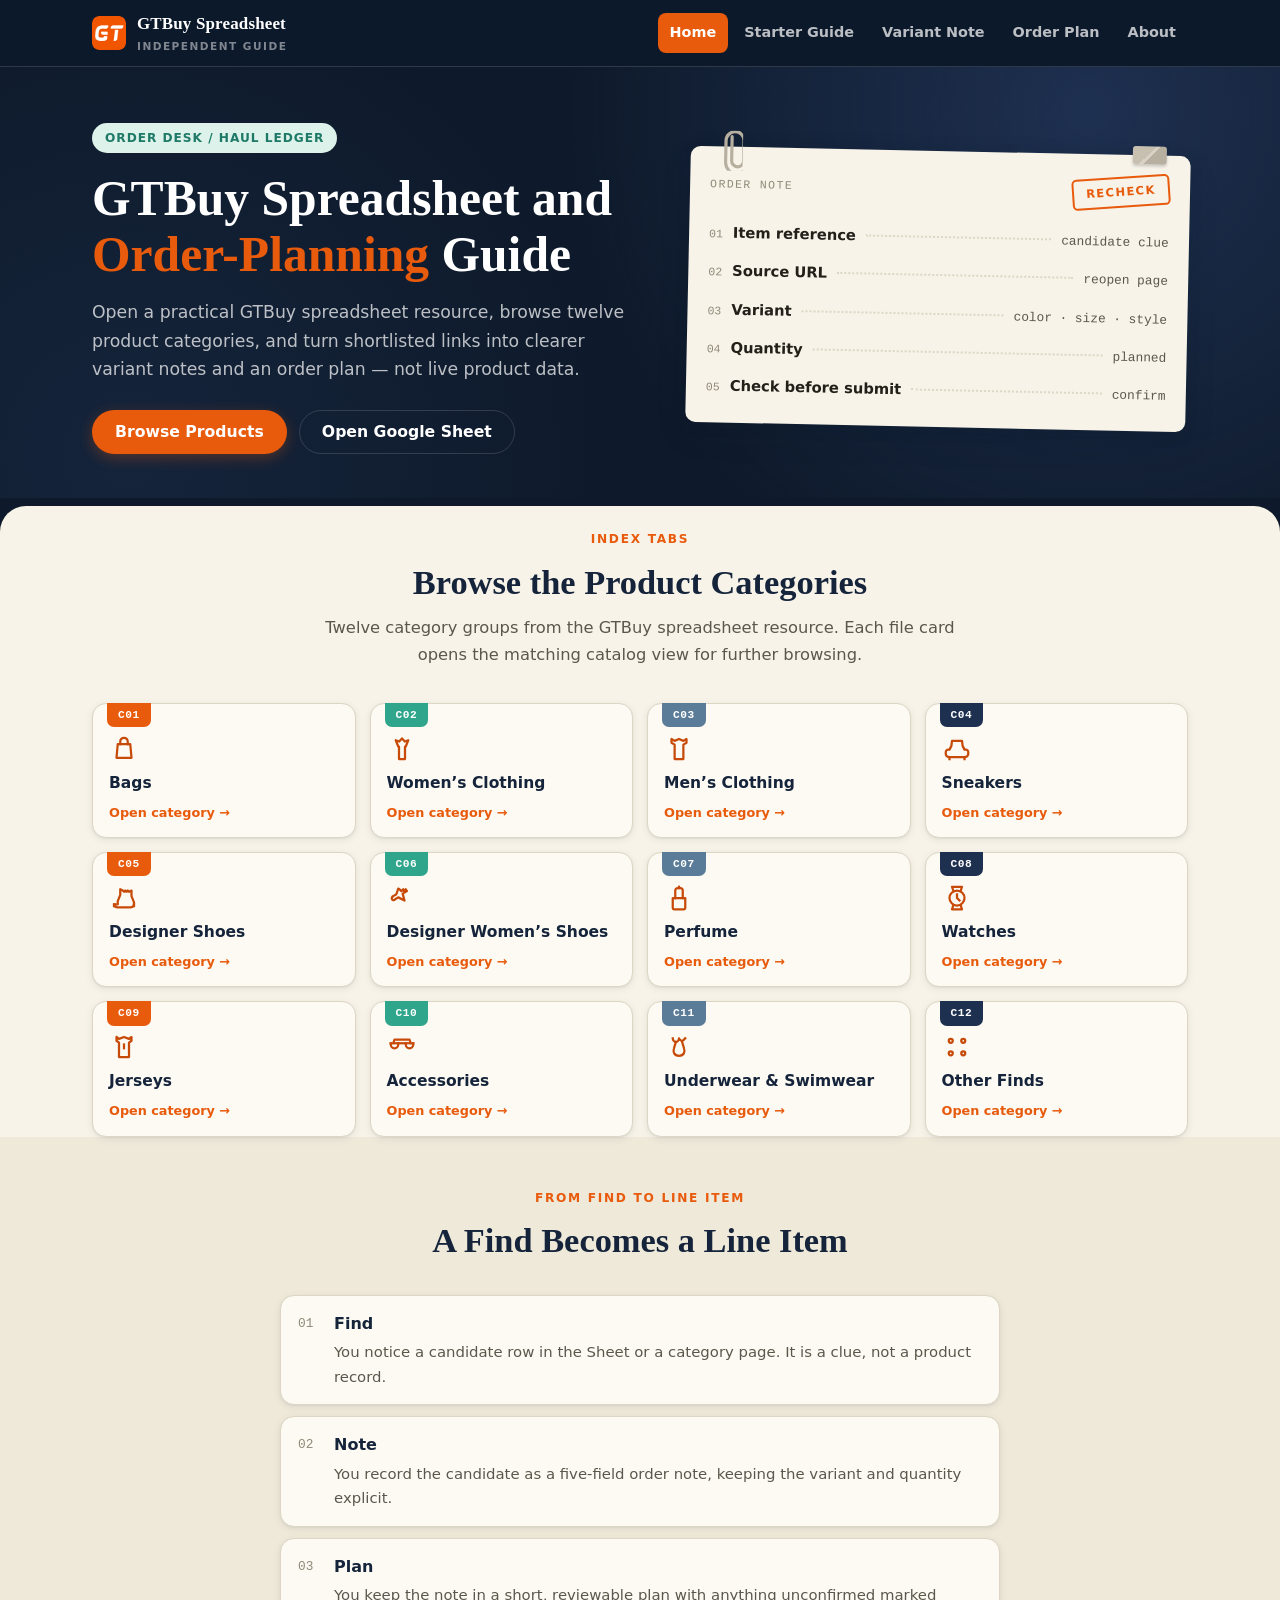
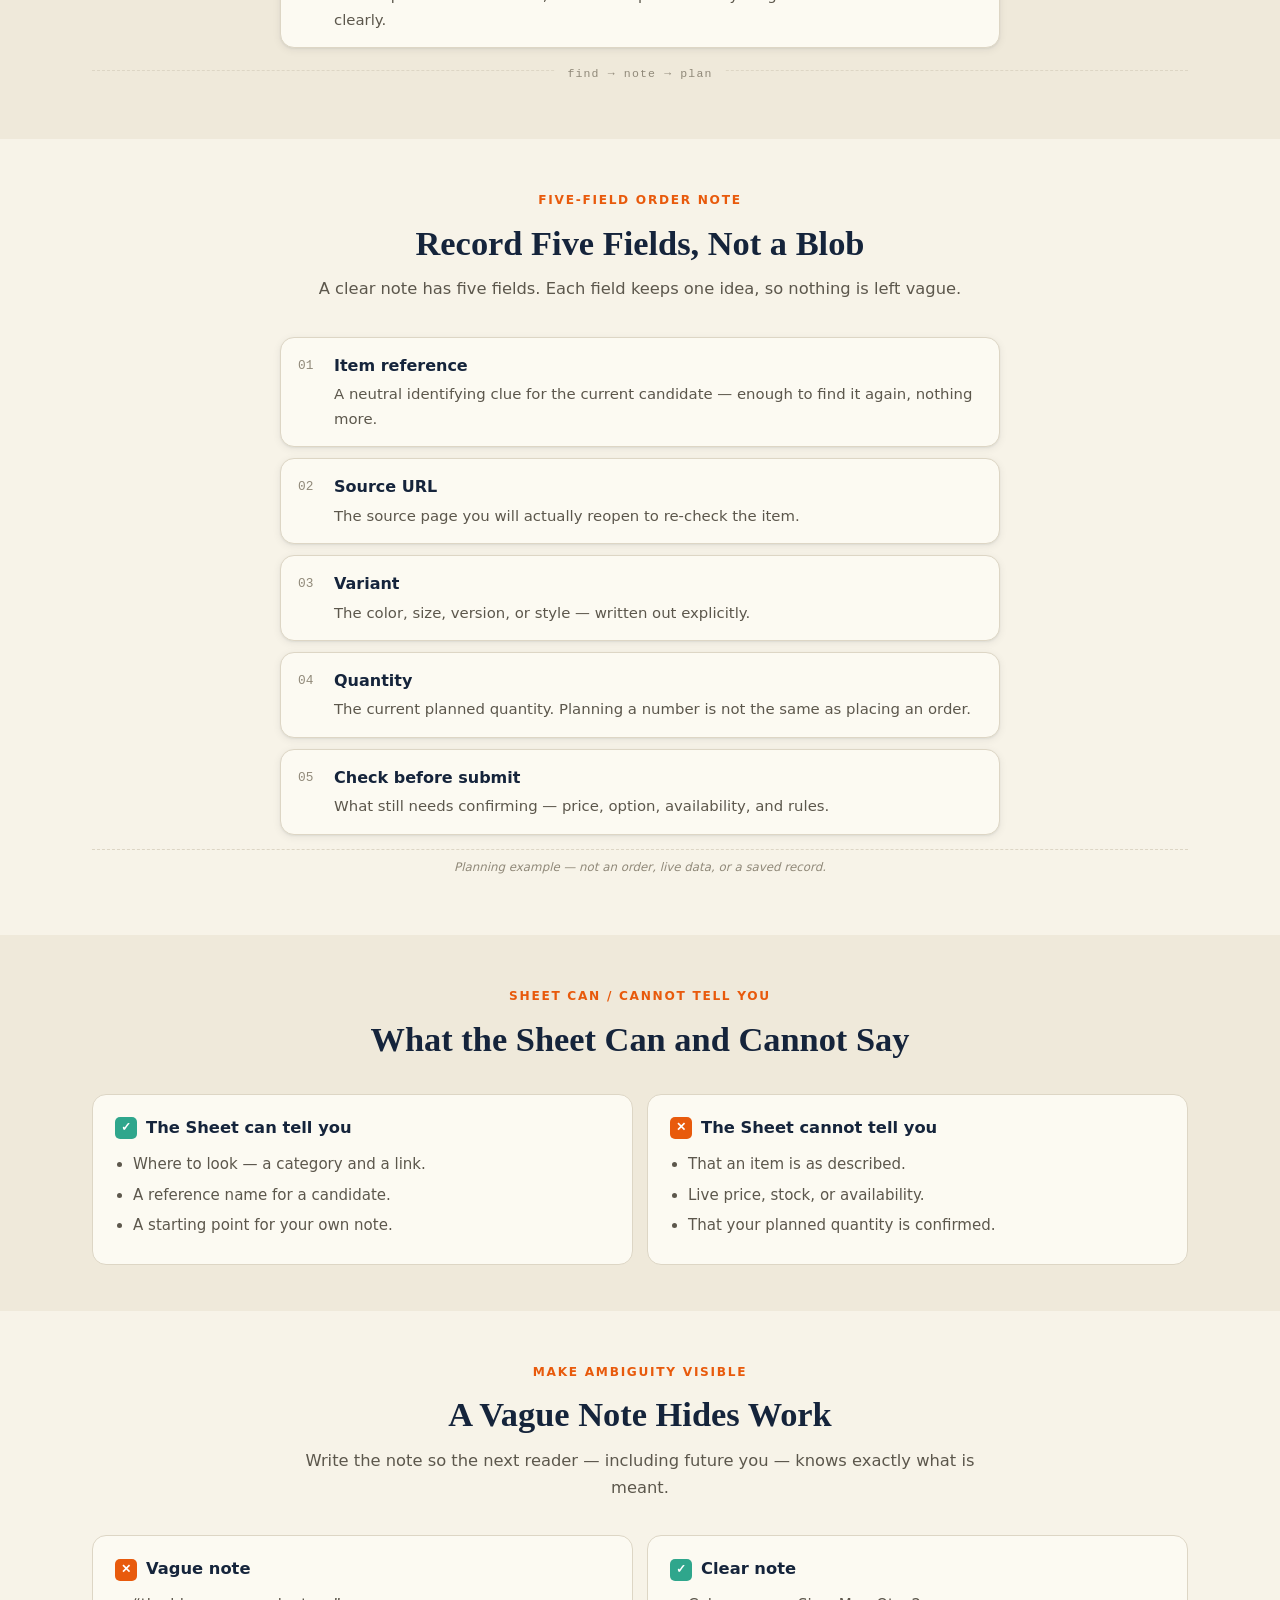
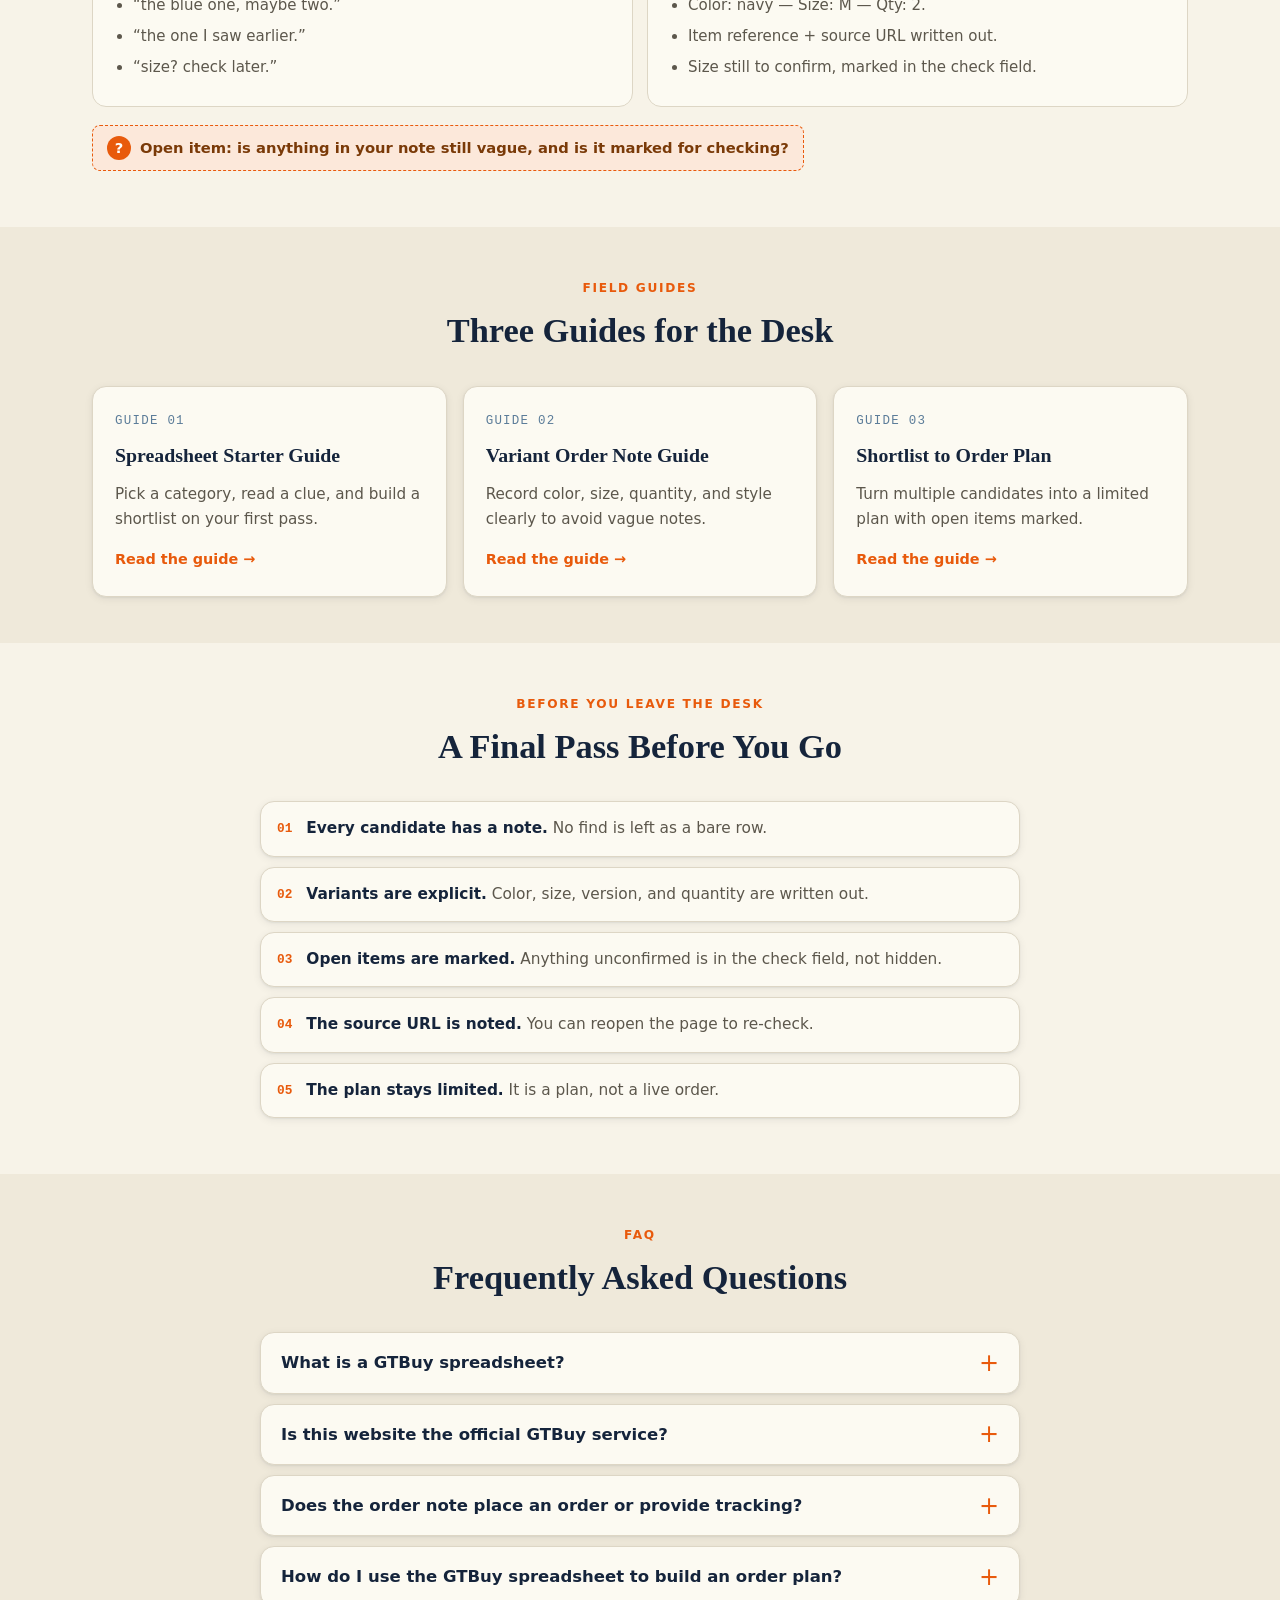
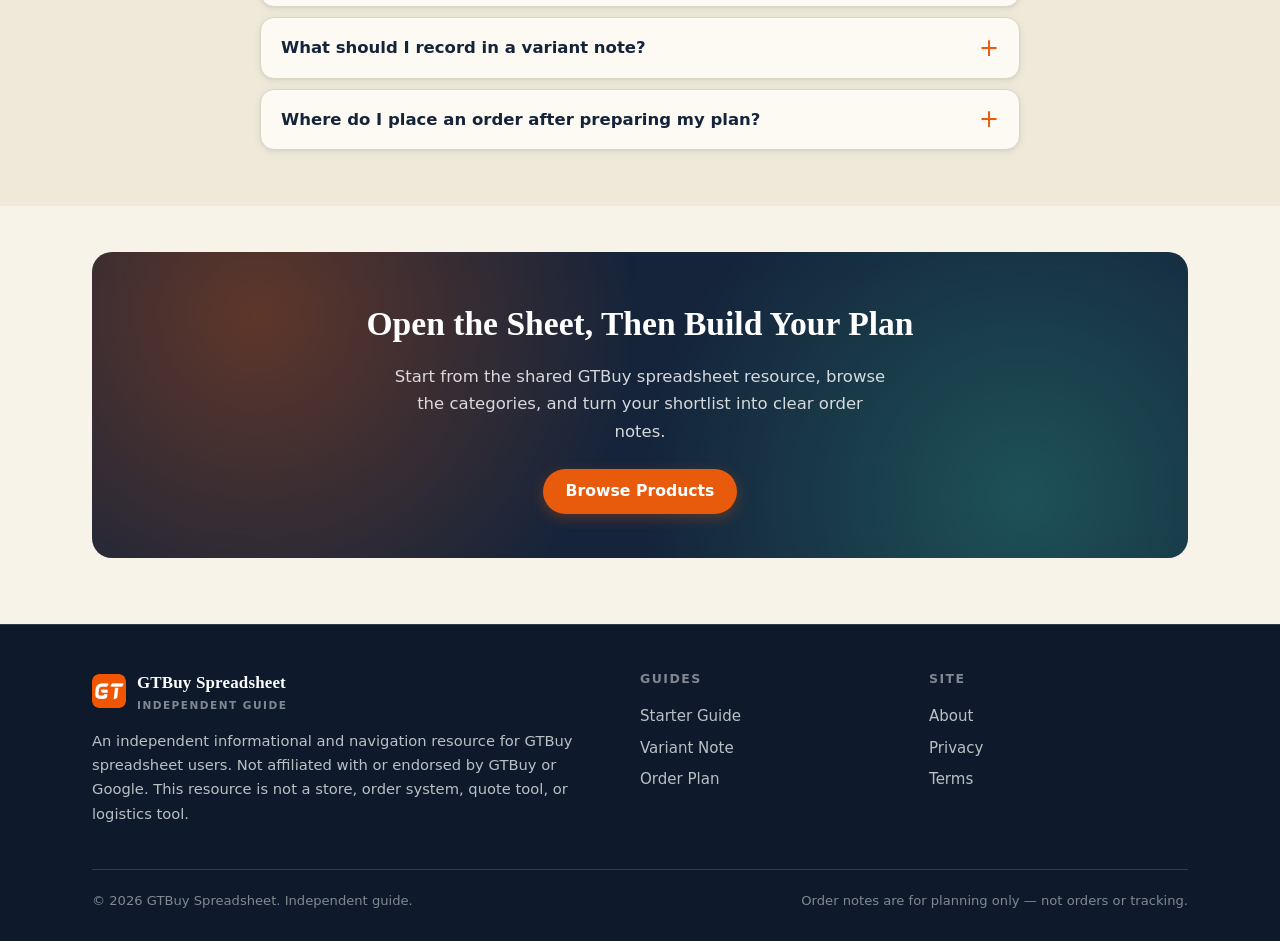
<file: index.html>
<!DOCTYPE html>
<html lang="en">
<head>
  <meta charset="UTF-8">
  <meta name="viewport" content="width=device-width, initial-scale=1.0">
  <script charset="UTF-8" id="LA_COLLECT" src="//sdk.51.la/js-sdk-pro.min.js"></script>
  <script>LA.init({id:"3R7KyZ6nqq0NWQsc",ck:"3R7KyZ6nqq0NWQsc"})</script>
  <meta name="google-site-verification" content="XJH5bWyu3Ub_fdbfXnCgktieLxeAN7sLbtjSL6n2SaM" />
  <title>GTBuy Spreadsheet &amp; Order Planning | Independent Guide</title>
  <meta name="description" content="Open a practical GTBuy spreadsheet resource, browse organized product categories, and turn shortlisted links into clearer variant notes and an order plan.">
  <link rel="canonical" href="https://repglide.github.io/gtbuy-spreadsheet/">
  <link rel="icon" type="image/png" href="./assets/images/favicon.png">
  <link rel="stylesheet" href="./assets/css/styles.css">

  <!-- Open Graph / Twitter -->
  <meta property="og:type" content="website">
  <meta property="og:url" content="https://repglide.github.io/gtbuy-spreadsheet/">
  <meta property="og:title" content="GTBuy Spreadsheet &amp; Order Planning | Independent Guide">
  <meta property="og:description" content="Open a practical GTBuy spreadsheet resource, browse organized product categories, and turn shortlisted links into clearer variant notes and an order plan.">
  <meta name="twitter:card" content="summary">
  <meta name="twitter:title" content="GTBuy Spreadsheet &amp; Order Planning | Independent Guide">
  <meta name="twitter:description" content="Open a practical GTBuy spreadsheet resource, browse organized product categories, and turn shortlisted links into clearer variant notes and an order plan.">

  <!-- JSON-LD Structured Data -->
  <script type="application/ld+json">
  {
    "@context": "https://schema.org",
    "@graph": [
      {
        "@type": "WebSite",
        "@id": "https://repglide.github.io/gtbuy-spreadsheet/#website",
        "url": "https://repglide.github.io/gtbuy-spreadsheet/",
        "name": "GTBuy Spreadsheet & Order Planning",
        "description": "Independent directory and informational guide for GTBuy spreadsheet users, built around a five-field order note that turns shortlisted links into a clearer order plan."
      },
      {
        "@type": "WebPage",
        "@id": "https://repglide.github.io/gtbuy-spreadsheet/#webpage",
        "url": "https://repglide.github.io/gtbuy-spreadsheet/",
        "name": "GTBuy Spreadsheet and Order-Planning Guide",
        "isPartOf": { "@id": "https://repglide.github.io/gtbuy-spreadsheet/#website" },
        "description": "Open a practical GTBuy spreadsheet resource, browse organized product categories, and turn shortlisted links into clearer variant notes and an order plan."
      },
      {
        "@type": "FAQPage",
        "mainEntity": [
          {
            "@type": "Question",
            "name": "What is a GTBuy spreadsheet?",
            "acceptedAnswer": {
              "@type": "Answer",
              "text": "A GTBuy spreadsheet is a shared document that compiles listing references, category groupings, and product links formatted for use with agent shopping services. Each row is a candidate clue for planning, not a live product record."
            }
          },
          {
            "@type": "Question",
            "name": "Is this website the official GTBuy service?",
            "acceptedAnswer": {
              "@type": "Answer",
              "text": "No. This website is an independent informational and navigation resource. It is not affiliated with, endorsed by, or operated by GTBuy or Google."
            }
          },
          {
            "@type": "Question",
            "name": "Does the order note place an order or provide tracking?",
            "acceptedAnswer": {
              "@type": "Answer",
              "text": "No. The order note is a personal planning aid. It does not place orders, store account data, provide tracking, or act as a store, order system, quote tool, or logistics tool."
            }
          },
          {
            "@type": "Question",
            "name": "How do I use the GTBuy spreadsheet to build an order plan?",
            "acceptedAnswer": {
              "@type": "Answer",
              "text": "Open the shared Google Sheet and browse the category links to build a shortlist, then record each candidate as a five-field order note: item reference, source URL, variant, quantity, and what to check before submitting."
            }
          },
          {
            "@type": "Question",
            "name": "What should I record in a variant note?",
            "acceptedAnswer": {
              "@type": "Answer",
              "text": "Record the color, size, version or style, and quantity clearly, plus the source URL and anything still to confirm — price, option, availability, and rules. Keep the note unambiguous."
            }
          },
          {
            "@type": "Question",
            "name": "Where do I place an order after preparing my plan?",
            "acceptedAnswer": {
              "@type": "Answer",
              "text": "After preparing your order plan and re-checking the source page, you can continue through an agent shopping service to submit the item. This website is a navigation resource and does not process orders itself."
            }
          }
        ]
      }
    ]
  }
  </script>
</head>
<body>
  <a href="#main-content" class="skip-link">Skip to main content</a>

  <!-- Header -->
  <header class="site-header">
    <div class="container header-inner">
      <a href="./index.html" class="brand" aria-label="GTBuy Spreadsheet Home">
        <img src="./assets/images/logo.png" alt="GTBuy logo" width="34" height="34">
        <span class="brand-name">GTBuy Spreadsheet<small>Independent Guide</small></span>
      </a>
      <button class="mobile-nav-toggle" aria-expanded="false" aria-label="Toggle navigation menu">
        <svg viewBox="0 0 24 24" fill="none" stroke="currentColor" stroke-width="2" width="22" height="22"><line x1="3" y1="6" x2="21" y2="6"></line><line x1="3" y1="12" x2="21" y2="12"></line><line x1="3" y1="18" x2="21" y2="18"></line></svg>
      </button>
      <nav class="main-nav" aria-label="Primary Navigation">
        <ul>
          <li><a href="./index.html" class="active">Home</a></li>
          <li><a href="./spreadsheet-starter-guide/">Starter Guide</a></li>
          <li><a href="./variant-order-note-guide/">Variant Note</a></li>
          <li><a href="./shortlist-to-order-plan/">Order Plan</a></li>
          <li><a href="./about/">About</a></li>
        </ul>
      </nav>
    </div>
  </header>

  <main id="main-content">
    <!-- Hero -->
    <section class="hero-section">
      <div class="container hero-grid">
        <div>
          <span class="hero-badge">Order Desk / Haul Ledger</span>
          <h1 class="hero-title">GTBuy Spreadsheet and <em>Order-Planning</em> Guide</h1>
          <p class="hero-description">Open a practical GTBuy spreadsheet resource, browse twelve product categories, and turn shortlisted links into clearer variant notes and an order plan — not live product data.</p>
          <div class="hero-actions">
            <a href="https://repglide.com/?agent=gtbuy" class="btn btn-primary" target="_blank" rel="nofollow noopener">Browse Products</a>
            <a href="https://docs.google.com/spreadsheets/d/1CXTzmV7uTB-mPKXKx3S2IwKjTOufkygJ/edit?usp=sharing&amp;ouid=102900013243329745539&amp;rtpof=true&amp;sd=true" class="btn btn-ghost-on-navy" target="_blank" rel="noopener">Open Google Sheet</a>
          </div>
        </div>
        <div class="hero-visual" aria-hidden="true">
          <div class="note-paper">
            <svg class="paperclip" width="22" height="40" viewBox="0 0 22 40"><path d="M11 6 v24 a6 6 0 0 0 12 0 V10 a9 9 0 0 0 -18 0 v22 a11 11 0 0 0 22 0 V8" fill="none" stroke="#b7b0a0" stroke-width="3.2" stroke-linecap="round"/></svg>
            <div class="note-head">
              <span class="note-title">Order Note</span>
              <span class="stamp is-recheck">Recheck</span>
            </div>
            <div class="dotted-row"><span class="rn">01</span><span class="field">Item reference</span><span class="dots"></span><span class="val">candidate clue</span></div>
            <div class="dotted-row"><span class="rn">02</span><span class="field">Source URL</span><span class="dots"></span><span class="val">reopen page</span></div>
            <div class="dotted-row"><span class="rn">03</span><span class="field">Variant</span><span class="dots"></span><span class="val">color · size · style</span></div>
            <div class="dotted-row"><span class="rn">04</span><span class="field">Quantity</span><span class="dots"></span><span class="val">planned</span></div>
            <div class="dotted-row"><span class="rn">05</span><span class="field">Check before submit</span><span class="dots"></span><span class="val">confirm</span></div>
          </div>
        </div>
      </div>
    </section>

    <!-- Desk paper (content sheet) -->
    <div class="desk-paper">

      <!-- Product Categories (immediately after Hero) -->
      <section class="categories-section" id="categories" aria-labelledby="cat-heading">
        <div class="container">
          <div class="section-header">
            <span class="eyebrow">Index Tabs</span>
            <h2 class="section-title" id="cat-heading">Browse the Product Categories</h2>
            <p class="section-lead">Twelve category groups from the GTBuy spreadsheet resource. Each file card opens the matching catalog view for further browsing.</p>
          </div>

          <div class="cat-grid">
            <a class="cat-card" href="https://repglide.com/category/bags?agent=gtbuy" target="_blank" rel="nofollow noopener">
              <span class="cat-tab">C01</span>
              <span class="cat-icon" aria-hidden="true"><svg viewBox="0 0 24 24" fill="none" stroke="currentColor" stroke-width="1.8" stroke-linecap="square" stroke-linejoin="round"><path d="M7 8h10l1 11H6L7 8Z"/><path d="M9 8V6a3 3 0 0 1 6 0v2"/></svg></span>
              <span class="cat-name">Bags</span>
              <span class="cat-arrow">Open category →</span>
            </a>
            <a class="cat-card" href="https://repglide.com/category/womens-clothing?agent=gtbuy" target="_blank" rel="nofollow noopener">
              <span class="cat-tab">C02</span>
              <span class="cat-icon" aria-hidden="true"><svg viewBox="0 0 24 24" fill="none" stroke="currentColor" stroke-width="1.8" stroke-linecap="square" stroke-linejoin="round"><path d="M12 3.5 9.8 6 7 5l2 5h.6V20h4.8V10H15l2-5-2.8 1L12 3.5Z"/></svg></span>
              <span class="cat-name">Women&rsquo;s Clothing</span>
              <span class="cat-arrow">Open category →</span>
            </a>
            <a class="cat-card" href="https://repglide.com/category/mens-clothing?agent=gtbuy" target="_blank" rel="nofollow noopener">
              <span class="cat-tab">C03</span>
              <span class="cat-icon" aria-hidden="true"><svg viewBox="0 0 24 24" fill="none" stroke="currentColor" stroke-width="1.8" stroke-linecap="square" stroke-linejoin="round"><path d="M12 4 8.5 5.5 6 4v3l2.5 1.5V20h7V8.5L18 7V4l-2.5 1.5L12 4Z"/></svg></span>
              <span class="cat-name">Men&rsquo;s Clothing</span>
              <span class="cat-arrow">Open category →</span>
            </a>
            <a class="cat-card" href="https://repglide.com/category/sneakers?agent=gtbuy" target="_blank" rel="nofollow noopener">
              <span class="cat-tab">C04</span>
              <span class="cat-icon" aria-hidden="true"><svg viewBox="0 0 24 24" fill="none" stroke="currentColor" stroke-width="1.8" stroke-linecap="square" stroke-linejoin="round"><path d="M3 16v-1.5c0-1 1-2 2-2h1l1.5-3L8 5.5h8l.5 4L18 12.5h1c1 0 2 1 2 2V16c0 1.5-1.5 2.5-3 2.5H6c-1.5 0-3-1-3-2.5Z"/><path d="M6 18.5V20M18 18.5V20"/></svg></span>
              <span class="cat-name">Sneakers</span>
              <span class="cat-arrow">Open category →</span>
            </a>
            <a class="cat-card" href="https://repglide.com/category/designer-shoes?agent=gtbuy" target="_blank" rel="nofollow noopener">
              <span class="cat-tab">C05</span>
              <span class="cat-icon" aria-hidden="true"><svg viewBox="0 0 24 24" fill="none" stroke="currentColor" stroke-width="1.8" stroke-linecap="square" stroke-linejoin="round"><path d="M4 17c0 1.5 1.5 2.5 3 2.5h10c1.5 0 3-1 3-2.5v-1.5l-2-5V6l-2 1-1-1-1 1-1-1-1 1-1-1-2-1v4.5l-2 5V17Z"/><path d="M4 17v1.5M20 17v1.5"/></svg></span>
              <span class="cat-name">Designer Shoes</span>
              <span class="cat-arrow">Open category →</span>
            </a>
            <a class="cat-card" href="https://repglide.com/category/designer-womens-shoes?agent=gtbuy" target="_blank" rel="nofollow noopener">
              <span class="cat-tab">C06</span>
              <span class="cat-icon" aria-hidden="true"><svg viewBox="0 0 24 24" fill="none" stroke="currentColor" stroke-width="1.8" stroke-linecap="square" stroke-linejoin="round"><path d="M9 4.5 7.5 9 5 10.5c-1 .5-1.5 1.5-1 2.5s2 1 2.5 0L9 11.5 14 14l-1.5-5.5L16 6.5 15 5l-1.5 1.5L13 5l-1.5 1.5L10 5 9 4.5Z"/></svg></span>
              <span class="cat-name">Designer Women&rsquo;s Shoes</span>
              <span class="cat-arrow">Open category →</span>
            </a>
            <a class="cat-card" href="https://repglide.com/category/perfume?agent=gtbuy" target="_blank" rel="nofollow noopener">
              <span class="cat-tab">C07</span>
              <span class="cat-icon" aria-hidden="true"><svg viewBox="0 0 24 24" fill="none" stroke="currentColor" stroke-width="1.8" stroke-linecap="square" stroke-linejoin="round"><path d="M9 12V6a2 2 0 0 1 2-2h2a2 2 0 0 1 2 2v6"/><path d="M7 12h10v8a1 1 0 0 1-1 1H8a1 1 0 0 1-1-1v-8Z"/><path d="M12 4V3"/></svg></span>
              <span class="cat-name">Perfume</span>
              <span class="cat-arrow">Open category →</span>
            </a>
            <a class="cat-card" href="https://repglide.com/category/watches?agent=gtbuy" target="_blank" rel="nofollow noopener">
              <span class="cat-tab">C08</span>
              <span class="cat-icon" aria-hidden="true"><svg viewBox="0 0 24 24" fill="none" stroke="currentColor" stroke-width="1.8" stroke-linecap="square" stroke-linejoin="round"><circle cx="12" cy="12" r="6"/><path d="M12 9v3l2 2"/><path d="M9 6 8 3h8l-1 3"/><path d="M9 18l-1 3h8l-1-3"/></svg></span>
              <span class="cat-name">Watches</span>
              <span class="cat-arrow">Open category →</span>
            </a>
            <a class="cat-card" href="https://repglide.com/category/jerseys?agent=gtbuy" target="_blank" rel="nofollow noopener">
              <span class="cat-tab">C09</span>
              <span class="cat-icon" aria-hidden="true"><svg viewBox="0 0 24 24" fill="none" stroke="currentColor" stroke-width="1.8" stroke-linecap="square" stroke-linejoin="round"><path d="M12 4 8 5.5 6 4v3l2 1.5V20h8V8.5L18 7V4l-2 1.5L12 4Z"/><path d="M12 10v3"/></svg></span>
              <span class="cat-name">Jerseys</span>
              <span class="cat-arrow">Open category →</span>
            </a>
            <a class="cat-card" href="https://repglide.com/category/accessories?agent=gtbuy" target="_blank" rel="nofollow noopener">
              <span class="cat-tab">C10</span>
              <span class="cat-icon" aria-hidden="true"><svg viewBox="0 0 24 24" fill="none" stroke="currentColor" stroke-width="1.8" stroke-linecap="square" stroke-linejoin="round"><path d="M3 9h2l1-3h12l1 3h2"/><path d="M3 9v1a3 3 0 0 0 6 0V9"/><path d="M15 9v1a3 3 0 0 0 6 0V9"/><path d="M6 9h12"/></svg></span>
              <span class="cat-name">Accessories</span>
              <span class="cat-arrow">Open category →</span>
            </a>
            <a class="cat-card" href="https://repglide.com/category/underwear-swimwear?agent=gtbuy" target="_blank" rel="nofollow noopener">
              <span class="cat-tab">C11</span>
              <span class="cat-icon" aria-hidden="true"><svg viewBox="0 0 24 24" fill="none" stroke="currentColor" stroke-width="1.8" stroke-linecap="square" stroke-linejoin="round"><path d="M7 5c0 2 1.5 3 2.5 3S12 7 12 5c0 1 1.5 2 2.5 2S17 5 17 5"/><path d="M9.5 8 8 13c-1 3 0 6 4 6s5-3 4-6l-1.5-5"/></svg></span>
              <span class="cat-name">Underwear &amp; Swimwear</span>
              <span class="cat-arrow">Open category →</span>
            </a>
            <a class="cat-card" href="https://repglide.com/category/other?agent=gtbuy" target="_blank" rel="nofollow noopener">
              <span class="cat-tab">C12</span>
              <span class="cat-icon" aria-hidden="true"><svg viewBox="0 0 24 24" fill="none" stroke="currentColor" stroke-width="1.8" stroke-linecap="square" stroke-linejoin="round"><circle cx="7" cy="7" r="1.6"/><circle cx="17" cy="7" r="1.6"/><circle cx="7" cy="17" r="1.6"/><circle cx="17" cy="17" r="1.6"/></svg></span>
              <span class="cat-name">Other Finds</span>
              <span class="cat-arrow">Open category →</span>
            </a>
          </div>
        </div>
      </section>

      <!-- From Find to Line Item -->
      <section class="section section-alt" id="find-to-line" aria-labelledby="find-heading">
        <div class="container">
          <div class="section-header">
            <span class="eyebrow">From Find to Line Item</span>
            <h2 class="section-title" id="find-heading">A Find Becomes a Line Item</h2>
          </div>
          <ul class="fields-list">
            <li><span class="field-num">01</span><div class="field-body"><strong>Find</strong><p>You notice a candidate row in the Sheet or a category page. It is a clue, not a product record.</p></div></li>
            <li><span class="field-num">02</span><div class="field-body"><strong>Note</strong><p>You record the candidate as a five-field order note, keeping the variant and quantity explicit.</p></div></li>
            <li><span class="field-num">03</span><div class="field-body"><strong>Plan</strong><p>You keep the note in a short, reviewable plan with anything unconfirmed marked clearly.</p></div></li>
          </ul>
          <div class="align-line"><span>find → note → plan</span></div>
        </div>
      </section>

      <!-- Five-Field Order Note -->
      <section class="section" id="order-note" aria-labelledby="note-heading">
        <div class="container">
          <div class="section-header">
            <span class="eyebrow">Five-Field Order Note</span>
            <h2 class="section-title" id="note-heading">Record Five Fields, Not a Blob</h2>
            <p class="section-lead">A clear note has five fields. Each field keeps one idea, so nothing is left vague.</p>
          </div>

          <ul class="fields-list">
            <li><span class="field-num">01</span><div class="field-body"><strong>Item reference</strong><p>A neutral identifying clue for the current candidate — enough to find it again, nothing more.</p></div></li>
            <li><span class="field-num">02</span><div class="field-body"><strong>Source URL</strong><p>The source page you will actually reopen to re-check the item.</p></div></li>
            <li><span class="field-num">03</span><div class="field-body"><strong>Variant</strong><p>The color, size, version, or style — written out explicitly.</p></div></li>
            <li><span class="field-num">04</span><div class="field-body"><strong>Quantity</strong><p>The current planned quantity. Planning a number is not the same as placing an order.</p></div></li>
            <li><span class="field-num">05</span><div class="field-body"><strong>Check before submit</strong><p>What still needs confirming — price, option, availability, and rules.</p></div></li>
          </ul>
          <p class="example-flag" style="display:block;text-align:center;">Planning example — not an order, live data, or a saved record.</p>
        </div>
      </section>

      <!-- Sheet Can / Cannot Tell You -->
      <section class="section section-alt" id="sheet-can-cannot" aria-labelledby="scc-heading">
        <div class="container">
          <div class="section-header">
            <span class="eyebrow">Sheet Can / Cannot Tell You</span>
            <h2 class="section-title" id="scc-heading">What the Sheet Can and Cannot Say</h2>
          </div>
          <div class="duo-grid">
            <div class="duo-col is-can">
              <h3><span class="mark">✓</span>The Sheet can tell you</h3>
              <ul>
                <li>Where to look — a category and a link.</li>
                <li>A reference name for a candidate.</li>
                <li>A starting point for your own note.</li>
              </ul>
            </div>
            <div class="duo-col is-cannot">
              <h3><span class="mark">✕</span>The Sheet cannot tell you</h3>
              <ul>
                <li>That an item is as described.</li>
                <li>Live price, stock, or availability.</li>
                <li>That your planned quantity is confirmed.</li>
              </ul>
            </div>
          </div>
        </div>
      </section>

      <!-- Make Ambiguity Visible -->
      <section class="section" id="ambiguity" aria-labelledby="amb-heading">
        <div class="container">
          <div class="section-header">
            <span class="eyebrow">Make Ambiguity Visible</span>
            <h2 class="section-title" id="amb-heading">A Vague Note Hides Work</h2>
            <p class="section-lead">Write the note so the next reader — including future you — knows exactly what is meant.</p>
          </div>
          <div class="duo-grid">
            <div class="duo-col is-cannot">
              <h3><span class="mark">✕</span>Vague note</h3>
              <ul>
                <li>&ldquo;the blue one, maybe two.&rdquo;</li>
                <li>&ldquo;the one I saw earlier.&rdquo;</li>
                <li>&ldquo;size? check later.&rdquo;</li>
              </ul>
            </div>
            <div class="duo-col is-can">
              <h3><span class="mark">✓</span>Clear note</h3>
              <ul>
                <li>Color: navy — Size: M — Qty: 2.</li>
                <li>Item reference + source URL written out.</li>
                <li>Size still to confirm, marked in the check field.</li>
              </ul>
            </div>
          </div>
          <div class="open-note" style="margin-top:18px;"><span class="qmark">?</span>Open item: is anything in your note still vague, and is it marked for checking?</div>
        </div>
      </section>

      <!-- Guide entries -->
      <section class="section section-alt" id="guides" aria-labelledby="guides-heading">
        <div class="container">
          <div class="section-header">
            <span class="eyebrow">Field Guides</span>
            <h2 class="section-title" id="guides-heading">Three Guides for the Desk</h2>
          </div>
          <div class="guide-grid">
            <a class="guide-card" href="./spreadsheet-starter-guide/">
              <span class="guide-num">GUIDE 01</span>
              <h3>Spreadsheet Starter Guide</h3>
              <p>Pick a category, read a clue, and build a shortlist on your first pass.</p>
              <span class="guide-cta">Read the guide →</span>
            </a>
            <a class="guide-card" href="./variant-order-note-guide/">
              <span class="guide-num">GUIDE 02</span>
              <h3>Variant Order Note Guide</h3>
              <p>Record color, size, quantity, and style clearly to avoid vague notes.</p>
              <span class="guide-cta">Read the guide →</span>
            </a>
            <a class="guide-card" href="./shortlist-to-order-plan/">
              <span class="guide-num">GUIDE 03</span>
              <h3>Shortlist to Order Plan</h3>
              <p>Turn multiple candidates into a limited plan with open items marked.</p>
              <span class="guide-cta">Read the guide →</span>
            </a>
          </div>
        </div>
      </section>

      <!-- Before You Leave the Desk -->
      <section class="section" id="leave-desk" aria-labelledby="leave-heading">
        <div class="container">
          <div class="section-header">
            <span class="eyebrow">Before You Leave the Desk</span>
            <h2 class="section-title" id="leave-heading">A Final Pass Before You Go</h2>
          </div>
          <ul class="desk-list">
            <li><span class="dn">01</span><p><strong>Every candidate has a note.</strong> No find is left as a bare row.</p></li>
            <li><span class="dn">02</span><p><strong>Variants are explicit.</strong> Color, size, version, and quantity are written out.</p></li>
            <li><span class="dn">03</span><p><strong>Open items are marked.</strong> Anything unconfirmed is in the check field, not hidden.</p></li>
            <li><span class="dn">04</span><p><strong>The source URL is noted.</strong> You can reopen the page to re-check.</p></li>
            <li><span class="dn">05</span><p><strong>The plan stays limited.</strong> It is a plan, not a live order.</p></li>
          </ul>
        </div>
      </section>

      <!-- FAQ -->
      <section class="section section-alt" id="faq" aria-labelledby="faq-heading">
        <div class="container">
          <div class="section-header">
            <span class="eyebrow">FAQ</span>
            <h2 class="section-title" id="faq-heading">Frequently Asked Questions</h2>
          </div>
          <div class="faq-list">
            <details class="faq-item">
              <summary>What is a GTBuy spreadsheet?</summary>
              <div class="faq-body"><p>A GTBuy spreadsheet is a shared document that compiles listing references, category groupings, and product links formatted for use with agent shopping services. Each row is a candidate clue for planning, not a live product record.</p></div>
            </details>
            <details class="faq-item">
              <summary>Is this website the official GTBuy service?</summary>
              <div class="faq-body"><p>No. This website is an independent informational and navigation resource. It is not affiliated with, endorsed by, or operated by GTBuy or Google.</p></div>
            </details>
            <details class="faq-item">
              <summary>Does the order note place an order or provide tracking?</summary>
              <div class="faq-body"><p>No. The order note is a personal planning aid. It does not place orders, store account data, provide tracking, or act as a store, order system, quote tool, or logistics tool.</p></div>
            </details>
            <details class="faq-item">
              <summary>How do I use the GTBuy spreadsheet to build an order plan?</summary>
              <div class="faq-body"><p>Open the shared Google Sheet and browse the category links to build a shortlist, then record each candidate as a five-field order note: item reference, source URL, variant, quantity, and what to check before submitting.</p></div>
            </details>
            <details class="faq-item">
              <summary>What should I record in a variant note?</summary>
              <div class="faq-body"><p>Record the color, size, version or style, and quantity clearly, plus the source URL and anything still to confirm — price, option, availability, and rules. Keep the note unambiguous.</p></div>
            </details>
            <details class="faq-item">
              <summary>Where do I place an order after preparing my plan?</summary>
              <div class="faq-body"><p>After preparing your order plan and re-checking the source page, you can continue through an agent shopping service to submit the item. This website is a navigation resource and does not process orders itself.</p></div>
            </details>
          </div>
        </div>
      </section>

      <!-- Final CTA -->
      <section class="section" aria-labelledby="cta-heading">
        <div class="container">
          <div class="final-cta">
            <h2 id="cta-heading">Open the Sheet, Then Build Your Plan</h2>
            <p>Start from the shared GTBuy spreadsheet resource, browse the categories, and turn your shortlist into clear order notes.</p>
            <a href="https://repglide.com/?agent=gtbuy" class="btn btn-primary" target="_blank" rel="nofollow noopener">Browse Products</a>
          </div>
        </div>
      </section>

    </div><!-- /desk-paper -->
  </main>

  <!-- Footer -->
  <footer class="site-footer">
    <div class="container">
      <div class="footer-grid">
        <div class="footer-brand">
          <a href="./index.html" class="brand" aria-label="GTBuy Spreadsheet Home">
            <img src="./assets/images/logo.png" alt="GTBuy logo" width="30" height="30">
            <span class="brand-name">GTBuy Spreadsheet<small>Independent Guide</small></span>
          </a>
          <p>An independent informational and navigation resource for GTBuy spreadsheet users. Not affiliated with or endorsed by GTBuy or Google. This resource is not a store, order system, quote tool, or logistics tool.</p>
        </div>
        <div class="footer-col">
          <h4>Guides</h4>
          <ul>
            <li><a href="./spreadsheet-starter-guide/">Starter Guide</a></li>
            <li><a href="./variant-order-note-guide/">Variant Note</a></li>
            <li><a href="./shortlist-to-order-plan/">Order Plan</a></li>
          </ul>
        </div>
        <div class="footer-col">
          <h4>Site</h4>
          <ul>
            <li><a href="./about/">About</a></li>
            <li><a href="./privacy/">Privacy</a></li>
            <li><a href="./terms/">Terms</a></li>
          </ul>
        </div>
      </div>
      <div class="footer-bottom">
        <span>&copy; <span id="year">2026</span> GTBuy Spreadsheet. Independent guide.</span>
        <span>Order notes are for planning only — not orders or tracking.</span>
      </div>
    </div>
  </footer>

  <script src="./assets/js/main.js"></script>
</body>
</html>
</file>
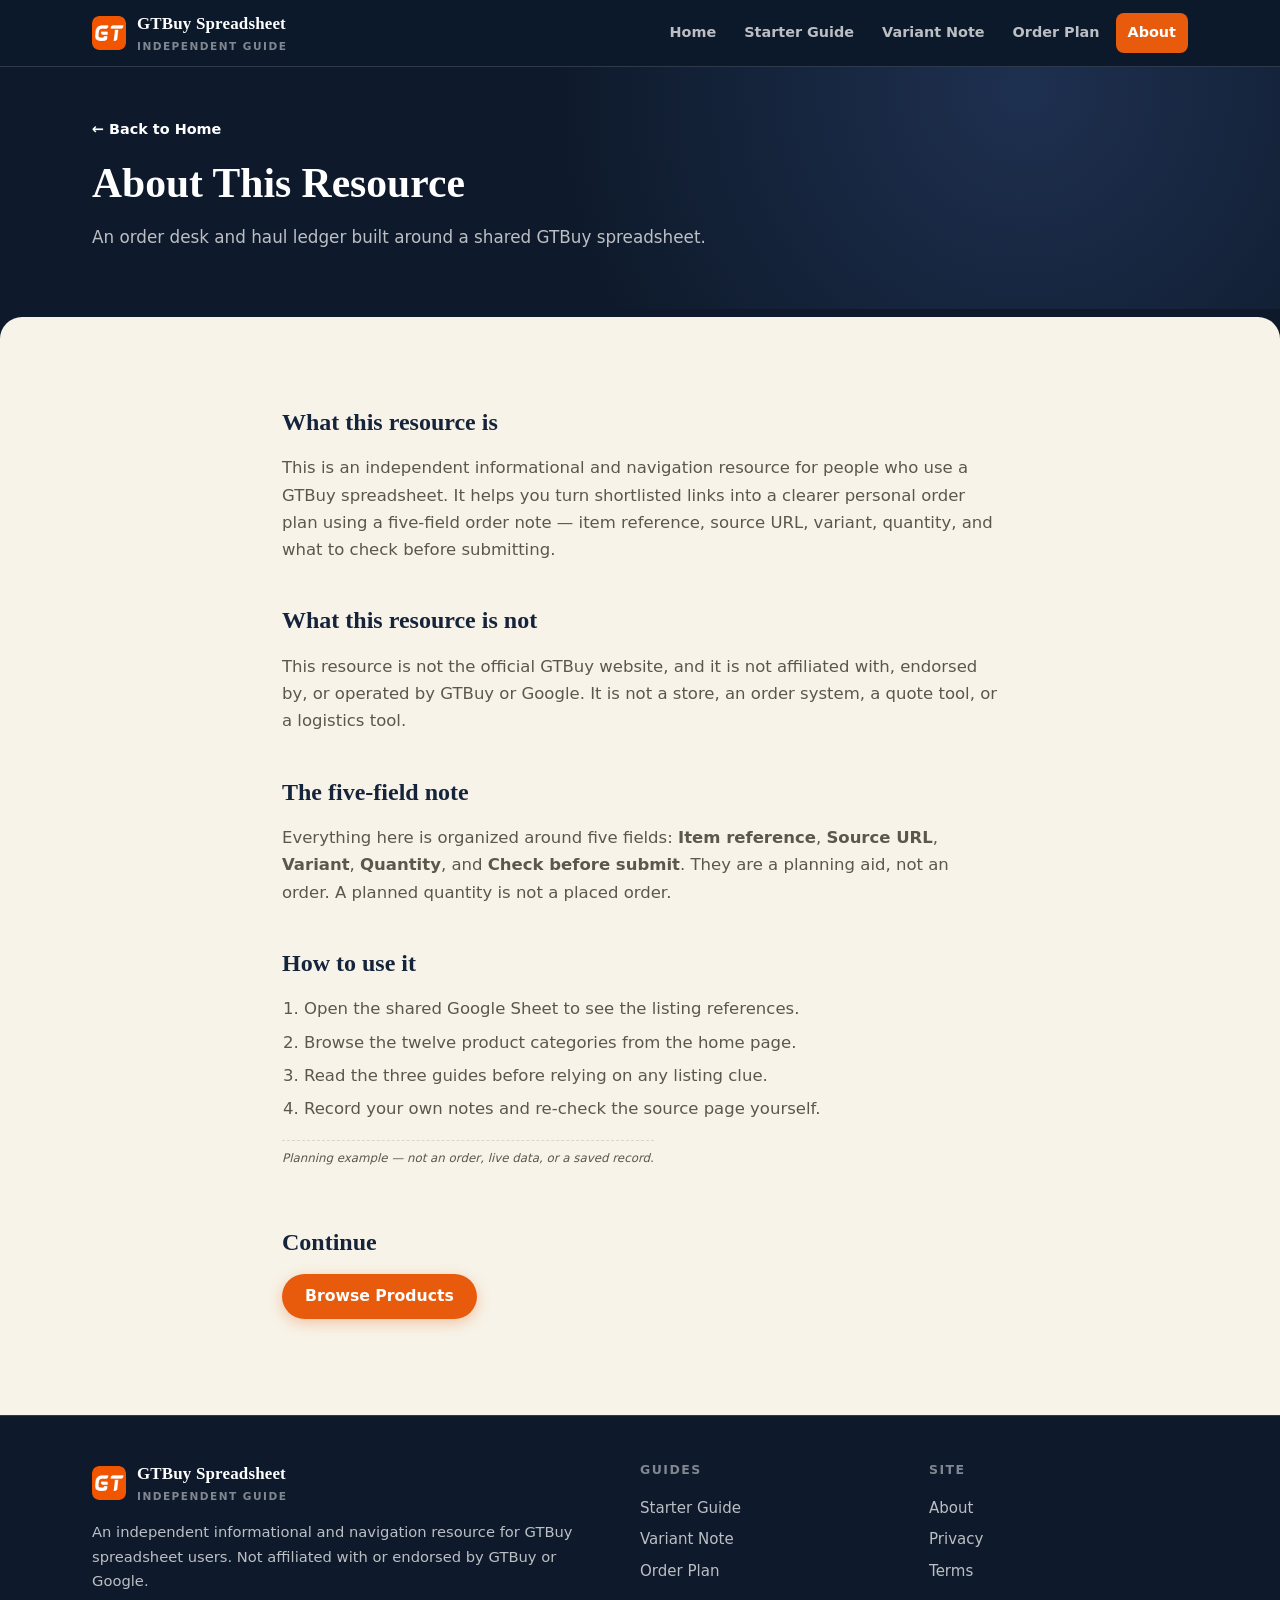
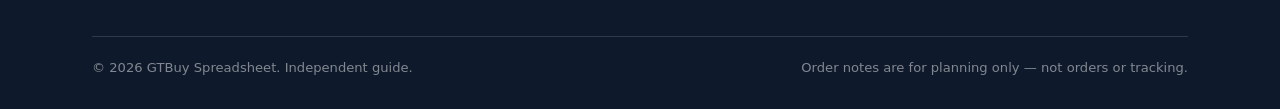
<file: about/index.html>
<!DOCTYPE html>
<html lang="en">
<head>
  <meta charset="UTF-8">
  <meta name="viewport" content="width=device-width, initial-scale=1.0">
  <title>About | GTBuy Spreadsheet</title>
  <meta name="description" content="About this independent GTBuy spreadsheet resource: an order desk and haul ledger, not an official GTBuy service.">
  <link rel="canonical" href="https://repglide.github.io/gtbuy-spreadsheet/about/">
  <link rel="icon" type="image/png" href="../assets/images/favicon.png">
  <link rel="stylesheet" href="../assets/css/styles.css">
  <meta name="robots" content="index, follow">
</head>
<body>
  <a href="#main-content" class="skip-link">Skip to main content</a>

  <header class="site-header">
    <div class="container header-inner">
      <a href="../index.html" class="brand" aria-label="GTBuy Spreadsheet Home">
        <img src="../assets/images/logo.png" alt="GTBuy logo" width="34" height="34">
        <span class="brand-name">GTBuy Spreadsheet<small>Independent Guide</small></span>
      </a>
      <button class="mobile-nav-toggle" aria-expanded="false" aria-label="Toggle navigation menu">
        <svg viewBox="0 0 24 24" fill="none" stroke="currentColor" stroke-width="2" width="22" height="22"><line x1="3" y1="6" x2="21" y2="6"></line><line x1="3" y1="12" x2="21" y2="12"></line><line x1="3" y1="18" x2="21" y2="18"></line></svg>
      </button>
      <nav class="main-nav" aria-label="Primary Navigation">
        <ul>
          <li><a href="../index.html">Home</a></li>
          <li><a href="../spreadsheet-starter-guide/">Starter Guide</a></li>
          <li><a href="../variant-order-note-guide/">Variant Note</a></li>
          <li><a href="../shortlist-to-order-plan/">Order Plan</a></li>
          <li><a href="../about/" class="active">About</a></li>
        </ul>
      </nav>
    </div>
  </header>

  <main id="main-content">
    <section class="page-hero">
      <div class="container">
        <a class="back-link" href="../index.html" style="color:#fff">← Back to Home</a>
        <h1>About This Resource</h1>
        <p>An order desk and haul ledger built around a shared GTBuy spreadsheet.</p>
      </div>
    </section>

    <div class="article-paper">
      <div class="article-body">
        <h2>What this resource is</h2>
        <p>This is an independent informational and navigation resource for people who use a GTBuy spreadsheet. It helps you turn shortlisted links into a clearer personal order plan using a five-field order note — item reference, source URL, variant, quantity, and what to check before submitting.</p>

        <h2>What this resource is not</h2>
        <p>This resource is not the official GTBuy website, and it is not affiliated with, endorsed by, or operated by GTBuy or Google. It is not a store, an order system, a quote tool, or a logistics tool.</p>

        <h2>The five-field note</h2>
        <p>Everything here is organized around five fields: <strong>Item reference</strong>, <strong>Source URL</strong>, <strong>Variant</strong>, <strong>Quantity</strong>, and <strong>Check before submit</strong>. They are a planning aid, not an order. A planned quantity is not a placed order.</p>

        <h2>How to use it</h2>
        <ol>
          <li>Open the shared Google Sheet to see the listing references.</li>
          <li>Browse the twelve product categories from the home page.</li>
          <li>Read the three guides before relying on any listing clue.</li>
          <li>Record your own notes and re-check the source page yourself.</li>
        </ol>

        <p class="example-flag">Planning example — not an order, live data, or a saved record.</p>

        <h2>Continue</h2>
        <p><a href="https://repglide.com/?agent=gtbuy" class="btn btn-primary" target="_blank" rel="nofollow noopener">Browse Products</a></p>
      </div>
    </div>
  </main>

  <footer class="site-footer">
    <div class="container">
      <div class="footer-grid">
        <div class="footer-brand">
          <a href="../index.html" class="brand" aria-label="GTBuy Spreadsheet Home">
            <img src="../assets/images/logo.png" alt="GTBuy logo" width="30" height="30">
            <span class="brand-name">GTBuy Spreadsheet<small>Independent Guide</small></span>
          </a>
          <p>An independent informational and navigation resource for GTBuy spreadsheet users. Not affiliated with or endorsed by GTBuy or Google.</p>
        </div>
        <div class="footer-col">
          <h4>Guides</h4>
          <ul>
            <li><a href="../spreadsheet-starter-guide/">Starter Guide</a></li>
            <li><a href="../variant-order-note-guide/">Variant Note</a></li>
            <li><a href="../shortlist-to-order-plan/">Order Plan</a></li>
          </ul>
        </div>
        <div class="footer-col">
          <h4>Site</h4>
          <ul>
            <li><a href="../about/">About</a></li>
            <li><a href="../privacy/">Privacy</a></li>
            <li><a href="../terms/">Terms</a></li>
          </ul>
        </div>
      </div>
      <div class="footer-bottom">
        <span>&copy; <span id="year">2026</span> GTBuy Spreadsheet. Independent guide.</span>
        <span>Order notes are for planning only — not orders or tracking.</span>
      </div>
    </div>
  </footer>

  <script src="../assets/js/main.js"></script>
</body>
</html>
</file>
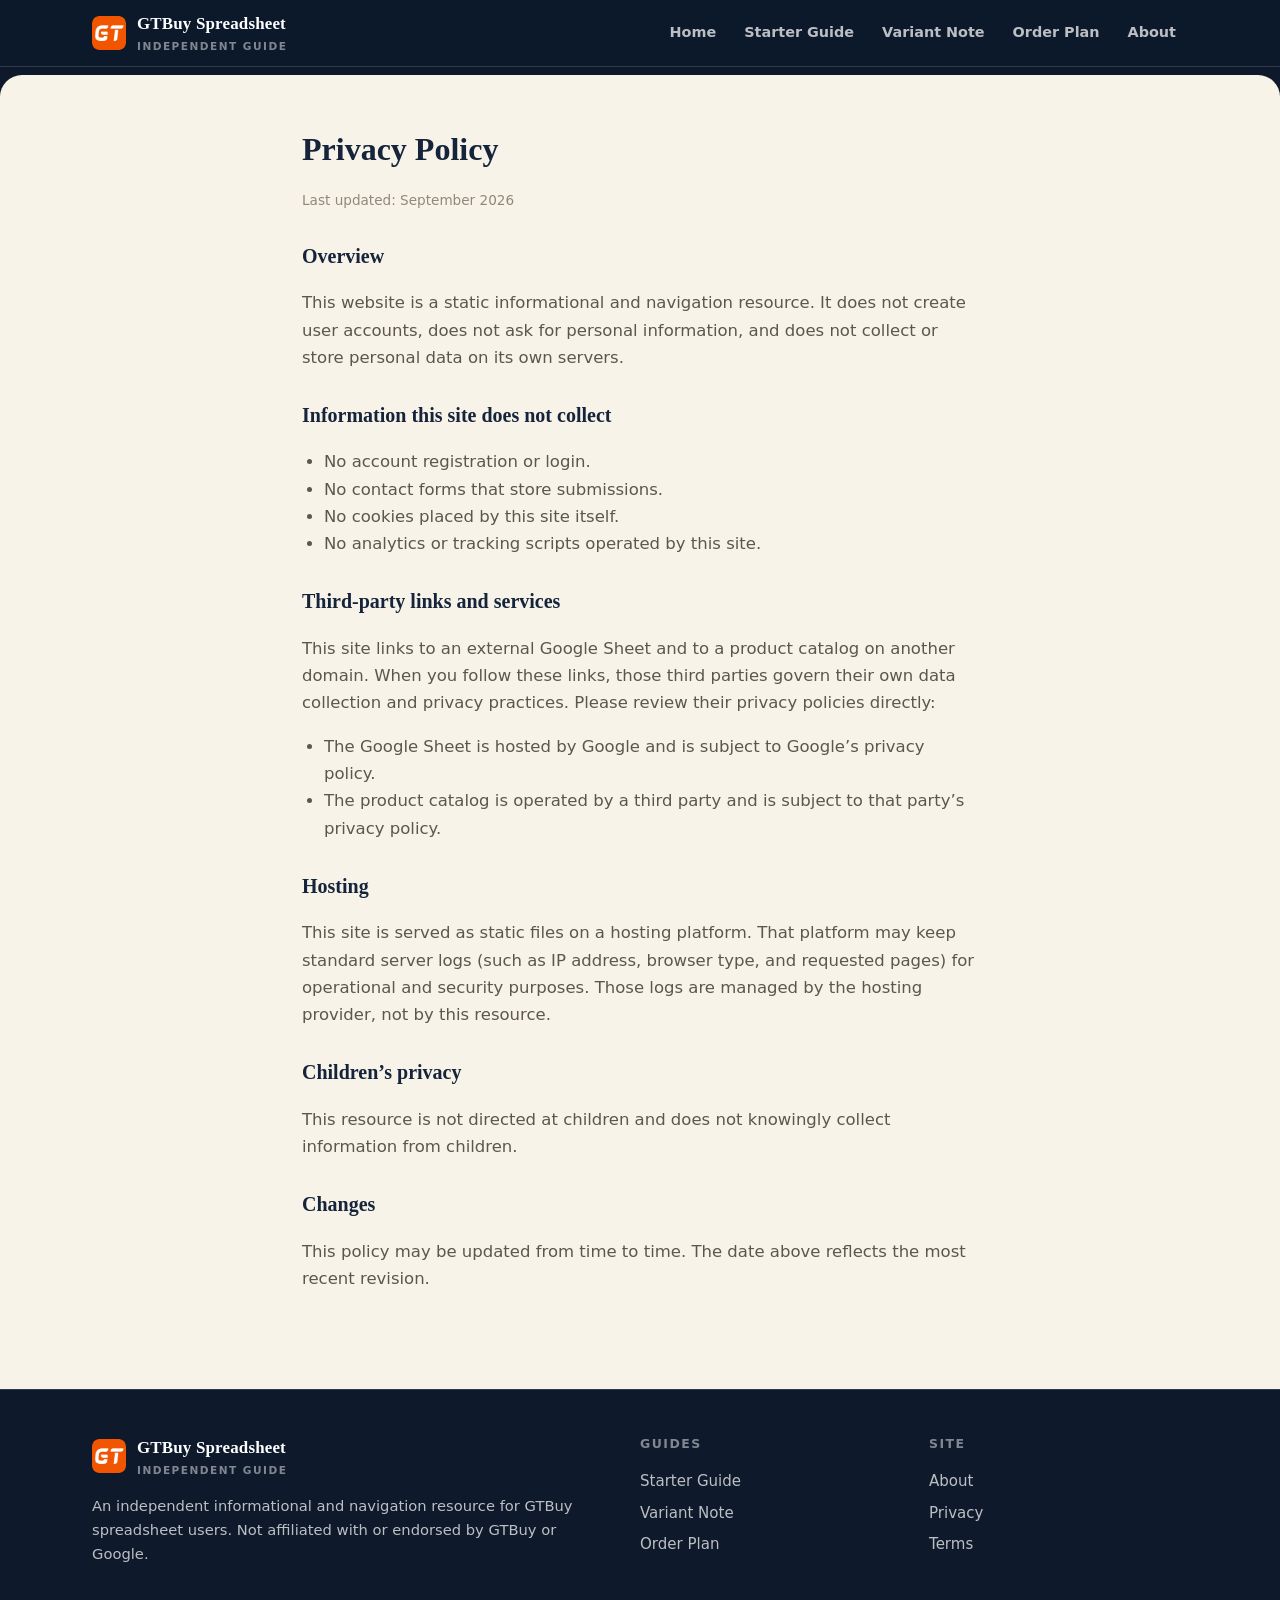
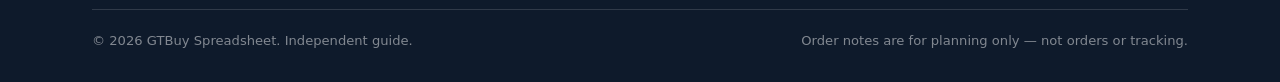
<file: privacy/index.html>
<!DOCTYPE html>
<html lang="en">
<head>
  <meta charset="UTF-8">
  <meta name="viewport" content="width=device-width, initial-scale=1.0">
  <title>Privacy Policy | GTBuy Spreadsheet</title>
  <meta name="description" content="Privacy policy for the GTBuy Spreadsheet independent resource.">
  <link rel="canonical" href="https://repglide.github.io/gtbuy-spreadsheet/privacy/">
  <link rel="icon" type="image/png" href="../assets/images/favicon.png">
  <link rel="stylesheet" href="../assets/css/styles.css">
  <meta name="robots" content="index, follow">
</head>
<body>
  <a href="#main-content" class="skip-link">Skip to main content</a>

  <header class="site-header">
    <div class="container header-inner">
      <a href="../index.html" class="brand" aria-label="GTBuy Spreadsheet Home">
        <img src="../assets/images/logo.png" alt="GTBuy logo" width="34" height="34">
        <span class="brand-name">GTBuy Spreadsheet<small>Independent Guide</small></span>
      </a>
      <button class="mobile-nav-toggle" aria-expanded="false" aria-label="Toggle navigation menu">
        <svg viewBox="0 0 24 24" fill="none" stroke="currentColor" stroke-width="2" width="22" height="22"><line x1="3" y1="6" x2="21" y2="6"></line><line x1="3" y1="12" x2="21" y2="12"></line><line x1="3" y1="18" x2="21" y2="18"></line></svg>
      </button>
      <nav class="main-nav" aria-label="Primary Navigation">
        <ul>
          <li><a href="../index.html">Home</a></li>
          <li><a href="../spreadsheet-starter-guide/">Starter Guide</a></li>
          <li><a href="../variant-order-note-guide/">Variant Note</a></li>
          <li><a href="../shortlist-to-order-plan/">Order Plan</a></li>
          <li><a href="../about/">About</a></li>
        </ul>
      </nav>
    </div>
  </header>

  <main id="main-content">
    <div class="article-paper">
      <div class="legal-body">
        <h1>Privacy Policy</h1>
        <p class="legal-date">Last updated: September 2026</p>

        <h2>Overview</h2>
        <p>This website is a static informational and navigation resource. It does not create user accounts, does not ask for personal information, and does not collect or store personal data on its own servers.</p>

        <h2>Information this site does not collect</h2>
        <ul>
          <li>No account registration or login.</li>
          <li>No contact forms that store submissions.</li>
          <li>No cookies placed by this site itself.</li>
          <li>No analytics or tracking scripts operated by this site.</li>
        </ul>

        <h2>Third-party links and services</h2>
        <p>This site links to an external Google Sheet and to a product catalog on another domain. When you follow these links, those third parties govern their own data collection and privacy practices. Please review their privacy policies directly:</p>
        <ul>
          <li>The Google Sheet is hosted by Google and is subject to Google&rsquo;s privacy policy.</li>
          <li>The product catalog is operated by a third party and is subject to that party&rsquo;s privacy policy.</li>
        </ul>

        <h2>Hosting</h2>
        <p>This site is served as static files on a hosting platform. That platform may keep standard server logs (such as IP address, browser type, and requested pages) for operational and security purposes. Those logs are managed by the hosting provider, not by this resource.</p>

        <h2>Children&rsquo;s privacy</h2>
        <p>This resource is not directed at children and does not knowingly collect information from children.</p>

        <h2>Changes</h2>
        <p>This policy may be updated from time to time. The date above reflects the most recent revision.</p>
      </div>
    </div>
  </main>

  <footer class="site-footer">
    <div class="container">
      <div class="footer-grid">
        <div class="footer-brand">
          <a href="../index.html" class="brand" aria-label="GTBuy Spreadsheet Home">
            <img src="../assets/images/logo.png" alt="GTBuy logo" width="30" height="30">
            <span class="brand-name">GTBuy Spreadsheet<small>Independent Guide</small></span>
          </a>
          <p>An independent informational and navigation resource for GTBuy spreadsheet users. Not affiliated with or endorsed by GTBuy or Google.</p>
        </div>
        <div class="footer-col">
          <h4>Guides</h4>
          <ul>
            <li><a href="../spreadsheet-starter-guide/">Starter Guide</a></li>
            <li><a href="../variant-order-note-guide/">Variant Note</a></li>
            <li><a href="../shortlist-to-order-plan/">Order Plan</a></li>
          </ul>
        </div>
        <div class="footer-col">
          <h4>Site</h4>
          <ul>
            <li><a href="../about/">About</a></li>
            <li><a href="../privacy/">Privacy</a></li>
            <li><a href="../terms/">Terms</a></li>
          </ul>
        </div>
      </div>
      <div class="footer-bottom">
        <span>&copy; <span id="year">2026</span> GTBuy Spreadsheet. Independent guide.</span>
        <span>Order notes are for planning only — not orders or tracking.</span>
      </div>
    </div>
  </footer>

  <script src="../assets/js/main.js"></script>
</body>
</html>
</file>
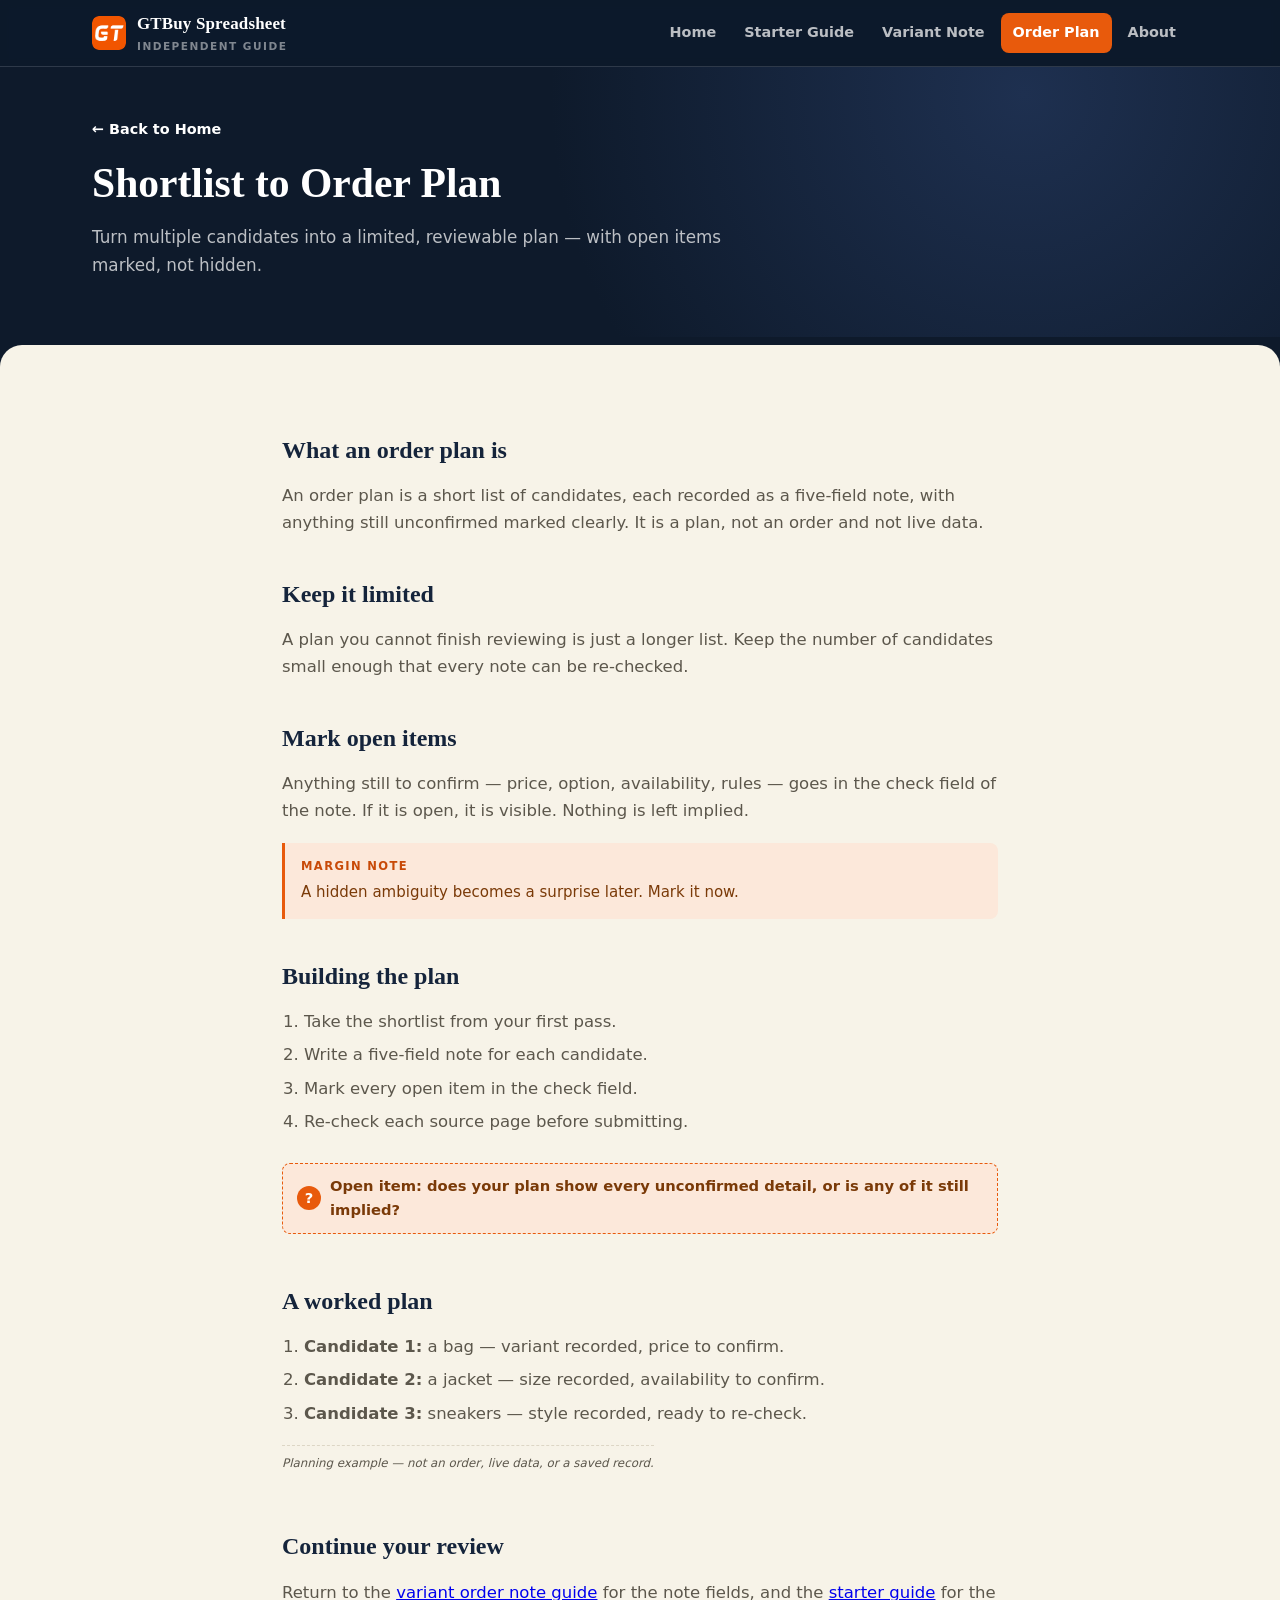
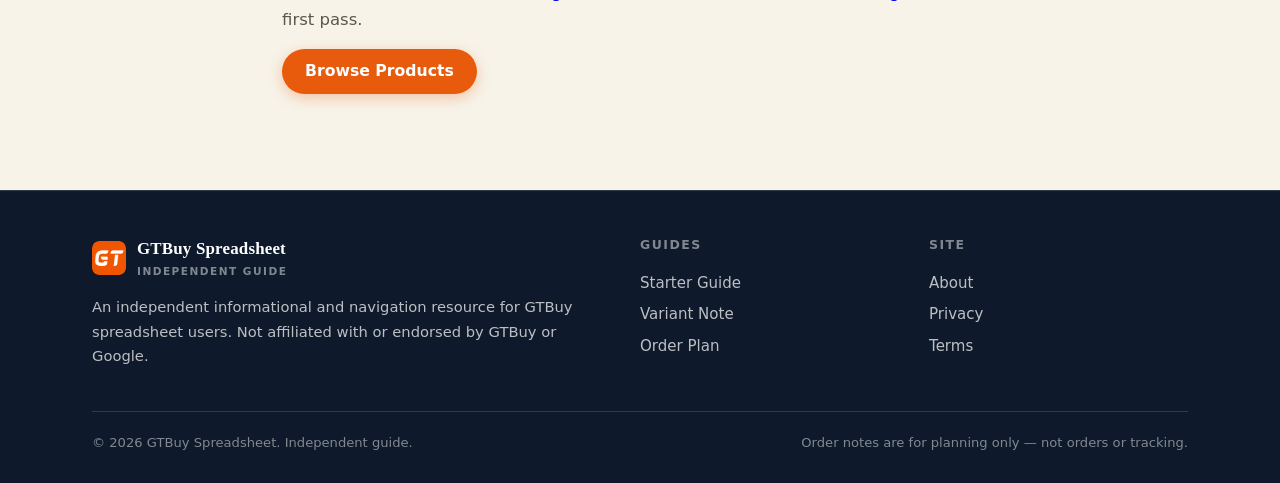
<file: shortlist-to-order-plan/index.html>
<!DOCTYPE html>
<html lang="en">
<head>
  <meta charset="UTF-8">
  <meta name="viewport" content="width=device-width, initial-scale=1.0">
  <title>Shortlist to Order Plan | GTBuy Spreadsheet</title>
  <meta name="description" content="Turn multiple GTBuy candidates into a limited order plan with open items clearly marked.">
  <link rel="canonical" href="https://repglide.github.io/gtbuy-spreadsheet/shortlist-to-order-plan/">
  <link rel="icon" type="image/png" href="../assets/images/favicon.png">
  <link rel="stylesheet" href="../assets/css/styles.css">

  <meta property="og:type" content="article">
  <meta property="og:url" content="https://repglide.github.io/gtbuy-spreadsheet/shortlist-to-order-plan/">
  <meta property="og:title" content="Shortlist to Order Plan | GTBuy Spreadsheet">
  <meta property="og:description" content="Turn multiple GTBuy candidates into a limited order plan with open items clearly marked.">
  <meta name="twitter:card" content="summary">

  <script type="application/ld+json">
  {
    "@context": "https://schema.org",
    "@graph": [
      {
        "@type": "WebSite",
        "@id": "https://repglide.github.io/gtbuy-spreadsheet/#website",
        "url": "https://repglide.github.io/gtbuy-spreadsheet/",
        "name": "GTBuy Spreadsheet & Order Planning"
      },
      {
        "@type": "BreadcrumbList",
        "itemListElement": [
          { "@type": "ListItem", "position": 1, "name": "Home", "item": "https://repglide.github.io/gtbuy-spreadsheet/" },
          { "@type": "ListItem", "position": 2, "name": "Shortlist to Order Plan", "item": "https://repglide.github.io/gtbuy-spreadsheet/shortlist-to-order-plan/" }
        ]
      },
      {
        "@type": "Article",
        "@id": "https://repglide.github.io/gtbuy-spreadsheet/shortlist-to-order-plan/#article",
        "headline": "Shortlist to Order Plan",
        "description": "Turn multiple GTBuy candidates into a limited order plan with open items clearly marked.",
        "isPartOf": { "@id": "https://repglide.github.io/gtbuy-spreadsheet/#website" }
      }
    ]
  }
  </script>
</head>
<body>
  <a href="#main-content" class="skip-link">Skip to main content</a>

  <header class="site-header">
    <div class="container header-inner">
      <a href="../index.html" class="brand" aria-label="GTBuy Spreadsheet Home">
        <img src="../assets/images/logo.png" alt="GTBuy logo" width="34" height="34">
        <span class="brand-name">GTBuy Spreadsheet<small>Independent Guide</small></span>
      </a>
      <button class="mobile-nav-toggle" aria-expanded="false" aria-label="Toggle navigation menu">
        <svg viewBox="0 0 24 24" fill="none" stroke="currentColor" stroke-width="2" width="22" height="22"><line x1="3" y1="6" x2="21" y2="6"></line><line x1="3" y1="12" x2="21" y2="12"></line><line x1="3" y1="18" x2="21" y2="18"></line></svg>
      </button>
      <nav class="main-nav" aria-label="Primary Navigation">
        <ul>
          <li><a href="../index.html">Home</a></li>
          <li><a href="../spreadsheet-starter-guide/">Starter Guide</a></li>
          <li><a href="../variant-order-note-guide/">Variant Note</a></li>
          <li><a href="../shortlist-to-order-plan/" class="active">Order Plan</a></li>
          <li><a href="../about/">About</a></li>
        </ul>
      </nav>
    </div>
  </header>

  <main id="main-content">
    <section class="page-hero">
      <div class="container">
        <a class="back-link" href="../index.html" style="color:#fff">← Back to Home</a>
        <h1>Shortlist to Order Plan</h1>
        <p>Turn multiple candidates into a limited, reviewable plan — with open items marked, not hidden.</p>
      </div>
    </section>

    <div class="article-paper">
      <div class="article-body">
        <h2>What an order plan is</h2>
        <p>An order plan is a short list of candidates, each recorded as a five-field note, with anything still unconfirmed marked clearly. It is a plan, not an order and not live data.</p>

        <h2>Keep it limited</h2>
        <p>A plan you cannot finish reviewing is just a longer list. Keep the number of candidates small enough that every note can be re-checked.</p>

        <h2>Mark open items</h2>
        <p>Anything still to confirm — price, option, availability, rules — goes in the check field of the note. If it is open, it is visible. Nothing is left implied.</p>

        <div class="margin-note"><strong>Margin note</strong>A hidden ambiguity becomes a surprise later. Mark it now.</div>

        <h2>Building the plan</h2>
        <ol>
          <li>Take the shortlist from your first pass.</li>
          <li>Write a five-field note for each candidate.</li>
          <li>Mark every open item in the check field.</li>
          <li>Re-check each source page before submitting.</li>
        </ol>

        <div class="open-note"><span class="qmark">?</span>Open item: does your plan show every unconfirmed detail, or is any of it still implied?</div>

        <h2>A worked plan</h2>
        <ol>
          <li><strong>Candidate 1:</strong> a bag — variant recorded, price to confirm.</li>
          <li><strong>Candidate 2:</strong> a jacket — size recorded, availability to confirm.</li>
          <li><strong>Candidate 3:</strong> sneakers — style recorded, ready to re-check.</li>
        </ol>
        <p class="example-flag">Planning example — not an order, live data, or a saved record.</p>

        <h2>Continue your review</h2>
        <p>Return to the <a href="../variant-order-note-guide/">variant order note guide</a> for the note fields, and the <a href="../spreadsheet-starter-guide/">starter guide</a> for the first pass.</p>
        <p><a href="https://repglide.com/?agent=gtbuy" class="btn btn-primary" target="_blank" rel="nofollow noopener">Browse Products</a></p>
      </div>
    </div>
  </main>

  <footer class="site-footer">
    <div class="container">
      <div class="footer-grid">
        <div class="footer-brand">
          <a href="../index.html" class="brand" aria-label="GTBuy Spreadsheet Home">
            <img src="../assets/images/logo.png" alt="GTBuy logo" width="30" height="30">
            <span class="brand-name">GTBuy Spreadsheet<small>Independent Guide</small></span>
          </a>
          <p>An independent informational and navigation resource for GTBuy spreadsheet users. Not affiliated with or endorsed by GTBuy or Google.</p>
        </div>
        <div class="footer-col">
          <h4>Guides</h4>
          <ul>
            <li><a href="../spreadsheet-starter-guide/">Starter Guide</a></li>
            <li><a href="../variant-order-note-guide/">Variant Note</a></li>
            <li><a href="../shortlist-to-order-plan/">Order Plan</a></li>
          </ul>
        </div>
        <div class="footer-col">
          <h4>Site</h4>
          <ul>
            <li><a href="../about/">About</a></li>
            <li><a href="../privacy/">Privacy</a></li>
            <li><a href="../terms/">Terms</a></li>
          </ul>
        </div>
      </div>
      <div class="footer-bottom">
        <span>&copy; <span id="year">2026</span> GTBuy Spreadsheet. Independent guide.</span>
        <span>Order notes are for planning only — not orders or tracking.</span>
      </div>
    </div>
  </footer>

  <script src="../assets/js/main.js"></script>
</body>
</html>
</file>
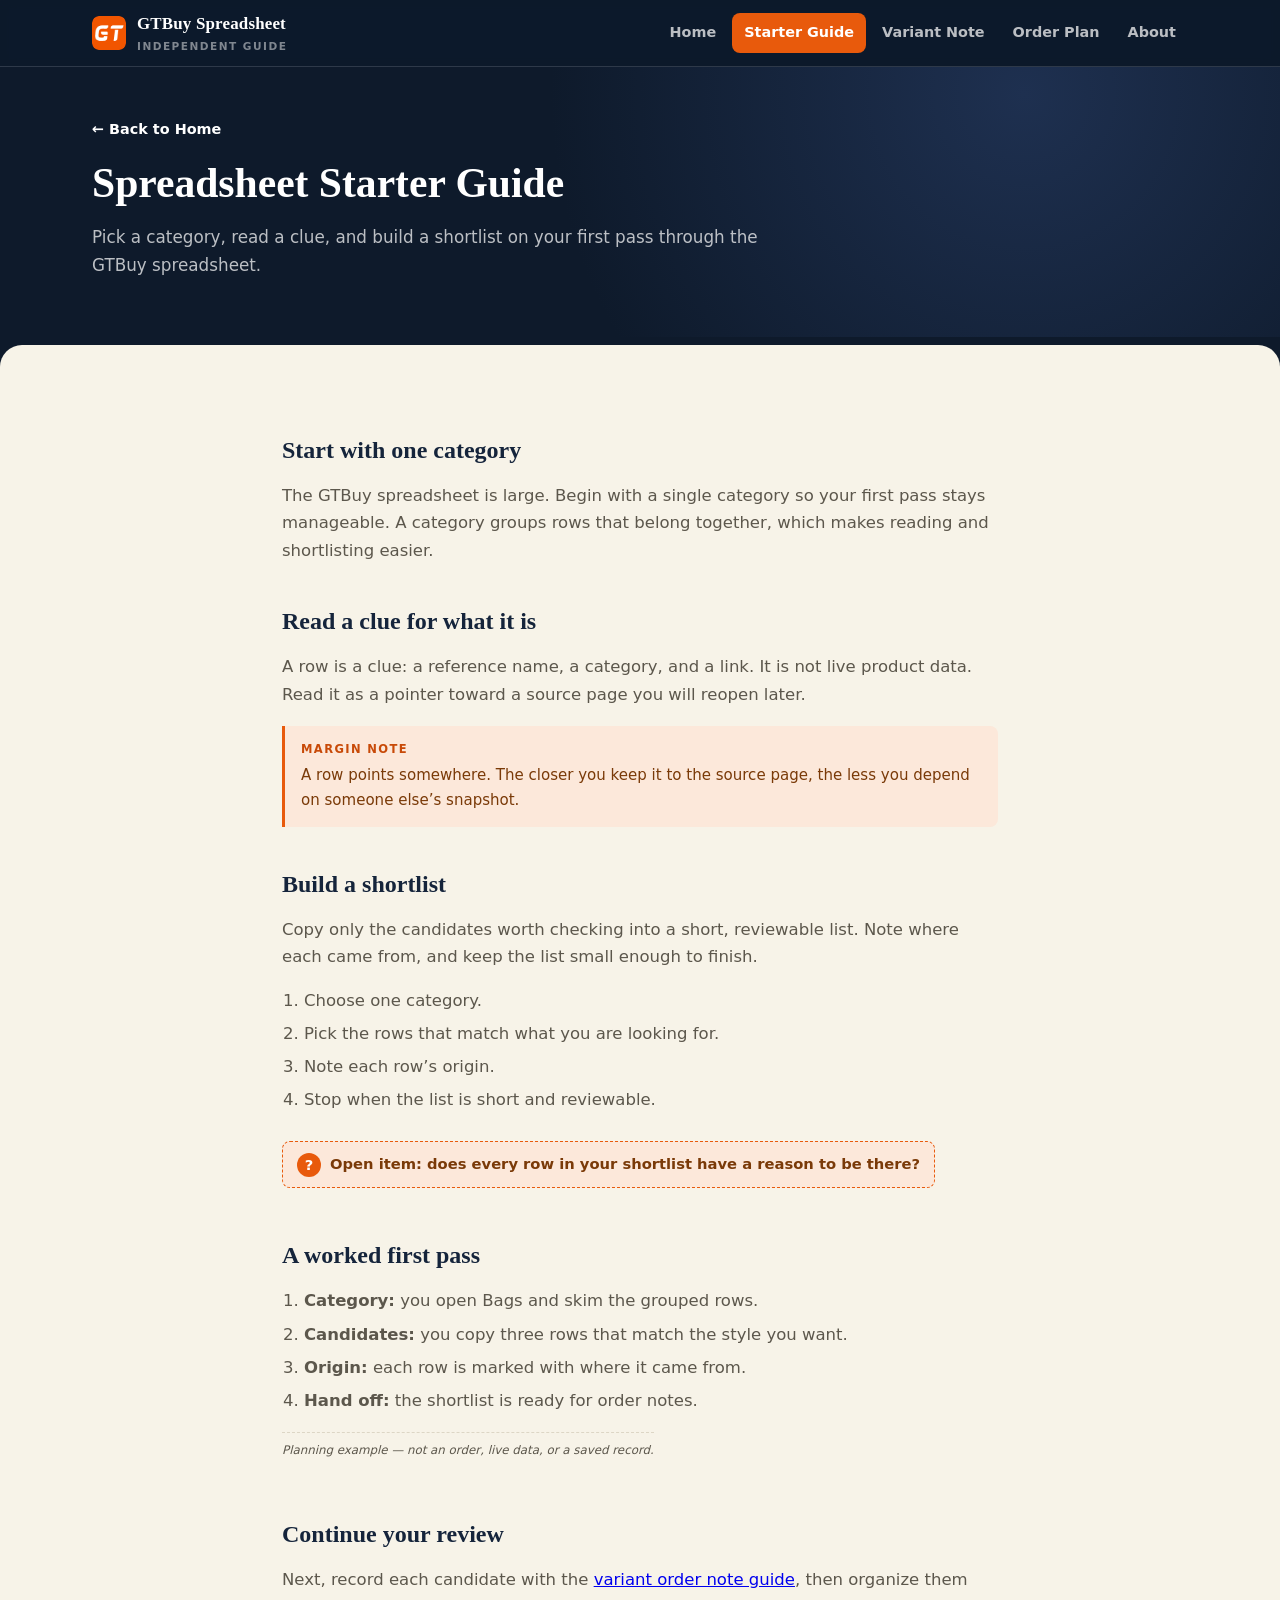
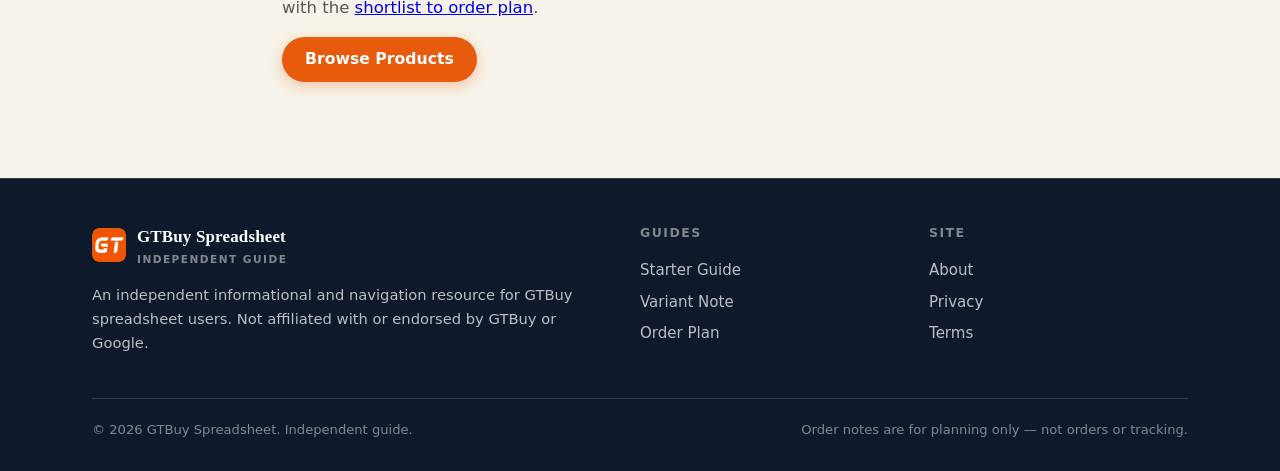
<file: spreadsheet-starter-guide/index.html>
<!DOCTYPE html>
<html lang="en">
<head>
  <meta charset="UTF-8">
  <meta name="viewport" content="width=device-width, initial-scale=1.0">
  <title>Spreadsheet Starter Guide | GTBuy Spreadsheet</title>
  <meta name="description" content="Pick a category, read a clue, and build a shortlist on your first pass through the GTBuy spreadsheet.">
  <link rel="canonical" href="https://repglide.github.io/gtbuy-spreadsheet/spreadsheet-starter-guide/">
  <link rel="icon" type="image/png" href="../assets/images/favicon.png">
  <link rel="stylesheet" href="../assets/css/styles.css">

  <meta property="og:type" content="article">
  <meta property="og:url" content="https://repglide.github.io/gtbuy-spreadsheet/spreadsheet-starter-guide/">
  <meta property="og:title" content="Spreadsheet Starter Guide | GTBuy Spreadsheet">
  <meta property="og:description" content="Pick a category, read a clue, and build a shortlist on your first pass through the GTBuy spreadsheet.">
  <meta name="twitter:card" content="summary">

  <script type="application/ld+json">
  {
    "@context": "https://schema.org",
    "@graph": [
      {
        "@type": "WebSite",
        "@id": "https://repglide.github.io/gtbuy-spreadsheet/#website",
        "url": "https://repglide.github.io/gtbuy-spreadsheet/",
        "name": "GTBuy Spreadsheet & Order Planning"
      },
      {
        "@type": "BreadcrumbList",
        "itemListElement": [
          { "@type": "ListItem", "position": 1, "name": "Home", "item": "https://repglide.github.io/gtbuy-spreadsheet/" },
          { "@type": "ListItem", "position": 2, "name": "Spreadsheet Starter Guide", "item": "https://repglide.github.io/gtbuy-spreadsheet/spreadsheet-starter-guide/" }
        ]
      },
      {
        "@type": "Article",
        "@id": "https://repglide.github.io/gtbuy-spreadsheet/spreadsheet-starter-guide/#article",
        "headline": "Spreadsheet Starter Guide",
        "description": "Pick a category, read a clue, and build a shortlist on your first pass through the GTBuy spreadsheet.",
        "isPartOf": { "@id": "https://repglide.github.io/gtbuy-spreadsheet/#website" }
      }
    ]
  }
  </script>
</head>
<body>
  <a href="#main-content" class="skip-link">Skip to main content</a>

  <header class="site-header">
    <div class="container header-inner">
      <a href="../index.html" class="brand" aria-label="GTBuy Spreadsheet Home">
        <img src="../assets/images/logo.png" alt="GTBuy logo" width="34" height="34">
        <span class="brand-name">GTBuy Spreadsheet<small>Independent Guide</small></span>
      </a>
      <button class="mobile-nav-toggle" aria-expanded="false" aria-label="Toggle navigation menu">
        <svg viewBox="0 0 24 24" fill="none" stroke="currentColor" stroke-width="2" width="22" height="22"><line x1="3" y1="6" x2="21" y2="6"></line><line x1="3" y1="12" x2="21" y2="12"></line><line x1="3" y1="18" x2="21" y2="18"></line></svg>
      </button>
      <nav class="main-nav" aria-label="Primary Navigation">
        <ul>
          <li><a href="../index.html">Home</a></li>
          <li><a href="../spreadsheet-starter-guide/" class="active">Starter Guide</a></li>
          <li><a href="../variant-order-note-guide/">Variant Note</a></li>
          <li><a href="../shortlist-to-order-plan/">Order Plan</a></li>
          <li><a href="../about/">About</a></li>
        </ul>
      </nav>
    </div>
  </header>

  <main id="main-content">
    <section class="page-hero">
      <div class="container">
        <a class="back-link" href="../index.html" style="color:#fff">← Back to Home</a>
        <h1>Spreadsheet Starter Guide</h1>
        <p>Pick a category, read a clue, and build a shortlist on your first pass through the GTBuy spreadsheet.</p>
      </div>
    </section>

    <div class="article-paper">
      <div class="article-body">
        <h2>Start with one category</h2>
        <p>The GTBuy spreadsheet is large. Begin with a single category so your first pass stays manageable. A category groups rows that belong together, which makes reading and shortlisting easier.</p>

        <h2>Read a clue for what it is</h2>
        <p>A row is a clue: a reference name, a category, and a link. It is not live product data. Read it as a pointer toward a source page you will reopen later.</p>
        <div class="margin-note"><strong>Margin note</strong>A row points somewhere. The closer you keep it to the source page, the less you depend on someone else&rsquo;s snapshot.</div>

        <h2>Build a shortlist</h2>
        <p>Copy only the candidates worth checking into a short, reviewable list. Note where each came from, and keep the list small enough to finish.</p>
        <ol>
          <li>Choose one category.</li>
          <li>Pick the rows that match what you are looking for.</li>
          <li>Note each row&rsquo;s origin.</li>
          <li>Stop when the list is short and reviewable.</li>
        </ol>

        <div class="open-note"><span class="qmark">?</span>Open item: does every row in your shortlist have a reason to be there?</div>

        <h2>A worked first pass</h2>
        <ol>
          <li><strong>Category:</strong> you open Bags and skim the grouped rows.</li>
          <li><strong>Candidates:</strong> you copy three rows that match the style you want.</li>
          <li><strong>Origin:</strong> each row is marked with where it came from.</li>
          <li><strong>Hand off:</strong> the shortlist is ready for order notes.</li>
        </ol>
        <p class="example-flag">Planning example — not an order, live data, or a saved record.</p>

        <h2>Continue your review</h2>
        <p>Next, record each candidate with the <a href="../variant-order-note-guide/">variant order note guide</a>, then organize them with the <a href="../shortlist-to-order-plan/">shortlist to order plan</a>.</p>
        <p><a href="https://repglide.com/?agent=gtbuy" class="btn btn-primary" target="_blank" rel="nofollow noopener">Browse Products</a></p>
      </div>
    </div>
  </main>

  <footer class="site-footer">
    <div class="container">
      <div class="footer-grid">
        <div class="footer-brand">
          <a href="../index.html" class="brand" aria-label="GTBuy Spreadsheet Home">
            <img src="../assets/images/logo.png" alt="GTBuy logo" width="30" height="30">
            <span class="brand-name">GTBuy Spreadsheet<small>Independent Guide</small></span>
          </a>
          <p>An independent informational and navigation resource for GTBuy spreadsheet users. Not affiliated with or endorsed by GTBuy or Google.</p>
        </div>
        <div class="footer-col">
          <h4>Guides</h4>
          <ul>
            <li><a href="../spreadsheet-starter-guide/">Starter Guide</a></li>
            <li><a href="../variant-order-note-guide/">Variant Note</a></li>
            <li><a href="../shortlist-to-order-plan/">Order Plan</a></li>
          </ul>
        </div>
        <div class="footer-col">
          <h4>Site</h4>
          <ul>
            <li><a href="../about/">About</a></li>
            <li><a href="../privacy/">Privacy</a></li>
            <li><a href="../terms/">Terms</a></li>
          </ul>
        </div>
      </div>
      <div class="footer-bottom">
        <span>&copy; <span id="year">2026</span> GTBuy Spreadsheet. Independent guide.</span>
        <span>Order notes are for planning only — not orders or tracking.</span>
      </div>
    </div>
  </footer>

  <script src="../assets/js/main.js"></script>
</body>
</html>
</file>
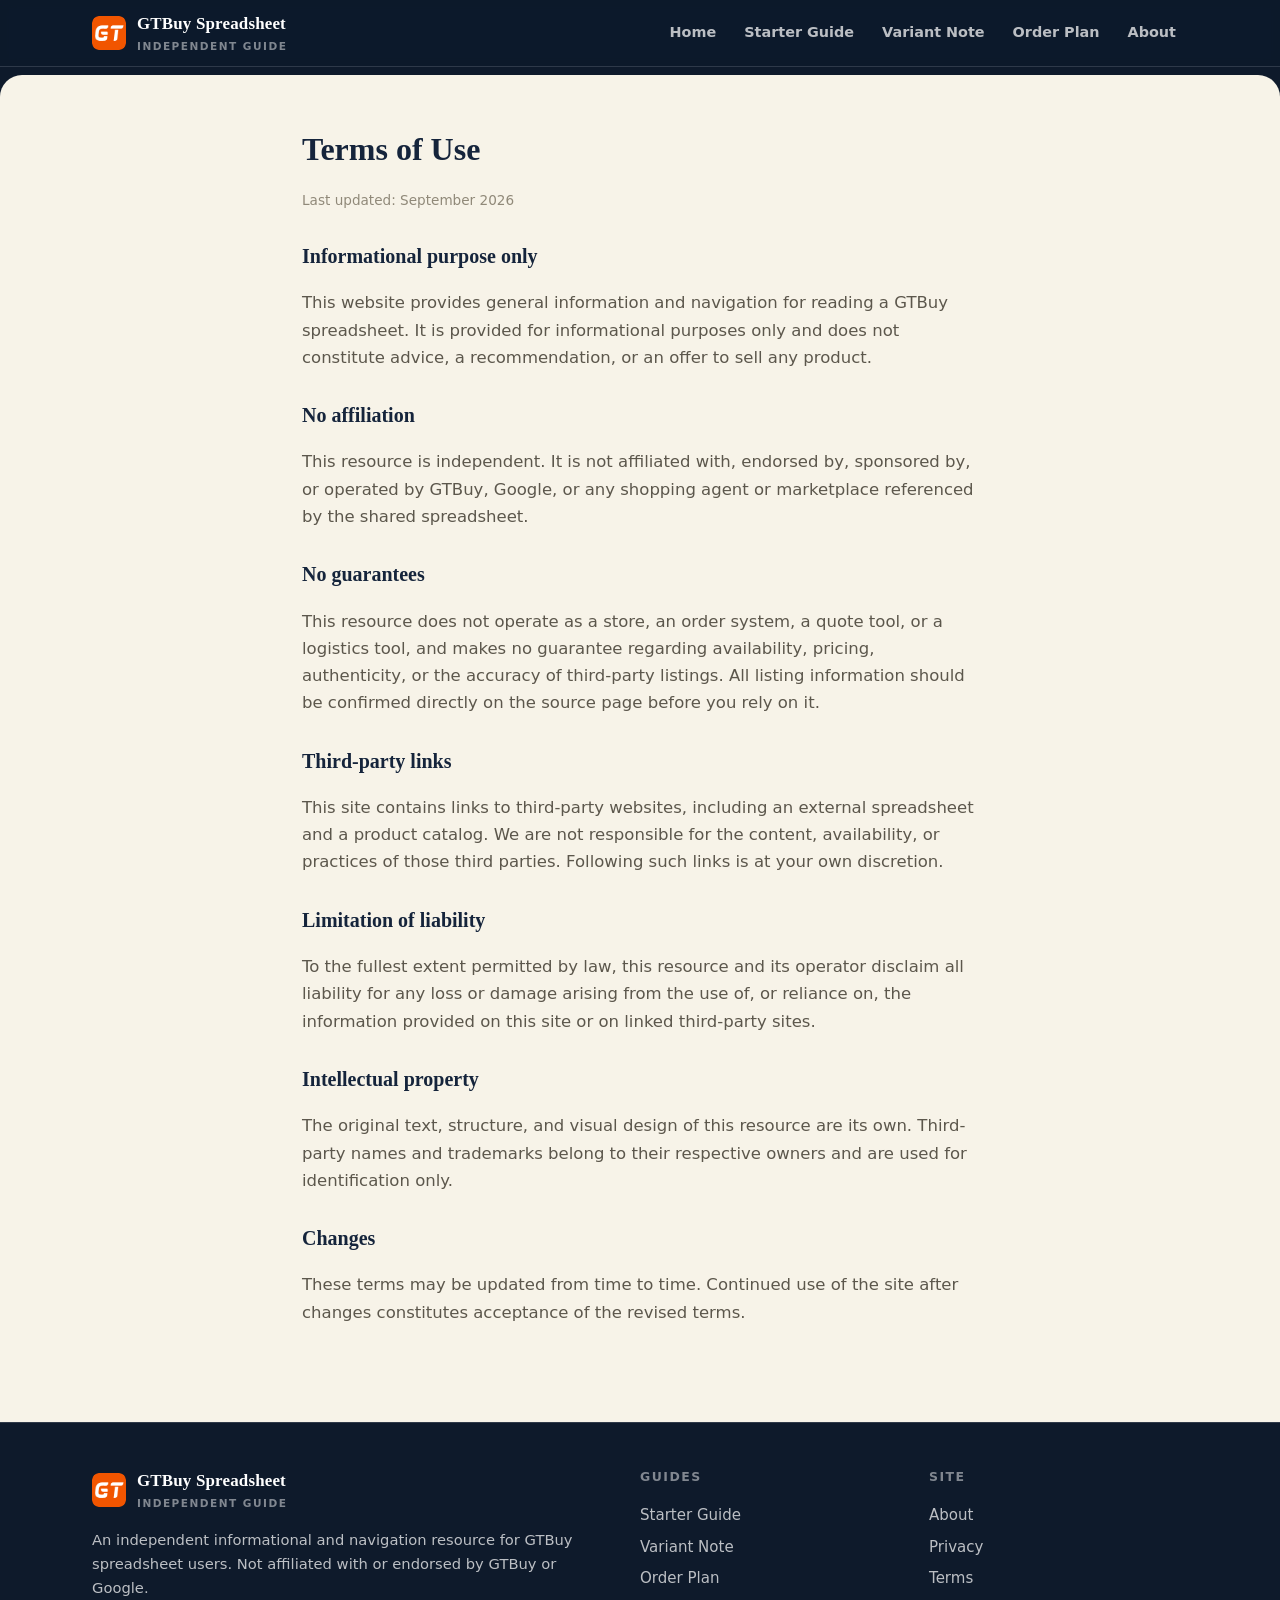
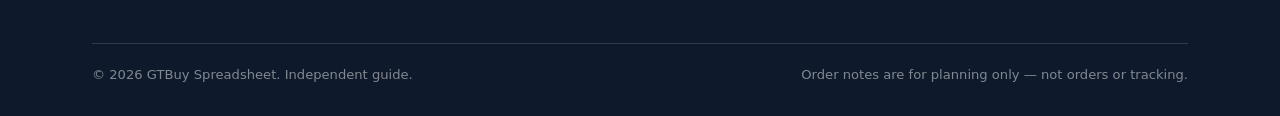
<file: terms/index.html>
<!DOCTYPE html>
<html lang="en">
<head>
  <meta charset="UTF-8">
  <meta name="viewport" content="width=device-width, initial-scale=1.0">
  <title>Terms of Use | GTBuy Spreadsheet</title>
  <meta name="description" content="Terms of use for the GTBuy Spreadsheet independent resource.">
  <link rel="canonical" href="https://repglide.github.io/gtbuy-spreadsheet/terms/">
  <link rel="icon" type="image/png" href="../assets/images/favicon.png">
  <link rel="stylesheet" href="../assets/css/styles.css">
  <meta name="robots" content="index, follow">
</head>
<body>
  <a href="#main-content" class="skip-link">Skip to main content</a>

  <header class="site-header">
    <div class="container header-inner">
      <a href="../index.html" class="brand" aria-label="GTBuy Spreadsheet Home">
        <img src="../assets/images/logo.png" alt="GTBuy logo" width="34" height="34">
        <span class="brand-name">GTBuy Spreadsheet<small>Independent Guide</small></span>
      </a>
      <button class="mobile-nav-toggle" aria-expanded="false" aria-label="Toggle navigation menu">
        <svg viewBox="0 0 24 24" fill="none" stroke="currentColor" stroke-width="2" width="22" height="22"><line x1="3" y1="6" x2="21" y2="6"></line><line x1="3" y1="12" x2="21" y2="12"></line><line x1="3" y1="18" x2="21" y2="18"></line></svg>
      </button>
      <nav class="main-nav" aria-label="Primary Navigation">
        <ul>
          <li><a href="../index.html">Home</a></li>
          <li><a href="../spreadsheet-starter-guide/">Starter Guide</a></li>
          <li><a href="../variant-order-note-guide/">Variant Note</a></li>
          <li><a href="../shortlist-to-order-plan/">Order Plan</a></li>
          <li><a href="../about/">About</a></li>
        </ul>
      </nav>
    </div>
  </header>

  <main id="main-content">
    <div class="article-paper">
      <div class="legal-body">
        <h1>Terms of Use</h1>
        <p class="legal-date">Last updated: September 2026</p>

        <h2>Informational purpose only</h2>
        <p>This website provides general information and navigation for reading a GTBuy spreadsheet. It is provided for informational purposes only and does not constitute advice, a recommendation, or an offer to sell any product.</p>

        <h2>No affiliation</h2>
        <p>This resource is independent. It is not affiliated with, endorsed by, sponsored by, or operated by GTBuy, Google, or any shopping agent or marketplace referenced by the shared spreadsheet.</p>

        <h2>No guarantees</h2>
        <p>This resource does not operate as a store, an order system, a quote tool, or a logistics tool, and makes no guarantee regarding availability, pricing, authenticity, or the accuracy of third-party listings. All listing information should be confirmed directly on the source page before you rely on it.</p>

        <h2>Third-party links</h2>
        <p>This site contains links to third-party websites, including an external spreadsheet and a product catalog. We are not responsible for the content, availability, or practices of those third parties. Following such links is at your own discretion.</p>

        <h2>Limitation of liability</h2>
        <p>To the fullest extent permitted by law, this resource and its operator disclaim all liability for any loss or damage arising from the use of, or reliance on, the information provided on this site or on linked third-party sites.</p>

        <h2>Intellectual property</h2>
        <p>The original text, structure, and visual design of this resource are its own. Third-party names and trademarks belong to their respective owners and are used for identification only.</p>

        <h2>Changes</h2>
        <p>These terms may be updated from time to time. Continued use of the site after changes constitutes acceptance of the revised terms.</p>
      </div>
    </div>
  </main>

  <footer class="site-footer">
    <div class="container">
      <div class="footer-grid">
        <div class="footer-brand">
          <a href="../index.html" class="brand" aria-label="GTBuy Spreadsheet Home">
            <img src="../assets/images/logo.png" alt="GTBuy logo" width="30" height="30">
            <span class="brand-name">GTBuy Spreadsheet<small>Independent Guide</small></span>
          </a>
          <p>An independent informational and navigation resource for GTBuy spreadsheet users. Not affiliated with or endorsed by GTBuy or Google.</p>
        </div>
        <div class="footer-col">
          <h4>Guides</h4>
          <ul>
            <li><a href="../spreadsheet-starter-guide/">Starter Guide</a></li>
            <li><a href="../variant-order-note-guide/">Variant Note</a></li>
            <li><a href="../shortlist-to-order-plan/">Order Plan</a></li>
          </ul>
        </div>
        <div class="footer-col">
          <h4>Site</h4>
          <ul>
            <li><a href="../about/">About</a></li>
            <li><a href="../privacy/">Privacy</a></li>
            <li><a href="../terms/">Terms</a></li>
          </ul>
        </div>
      </div>
      <div class="footer-bottom">
        <span>&copy; <span id="year">2026</span> GTBuy Spreadsheet. Independent guide.</span>
        <span>Order notes are for planning only — not orders or tracking.</span>
      </div>
    </div>
  </footer>

  <script src="../assets/js/main.js"></script>
</body>
</html>
</file>
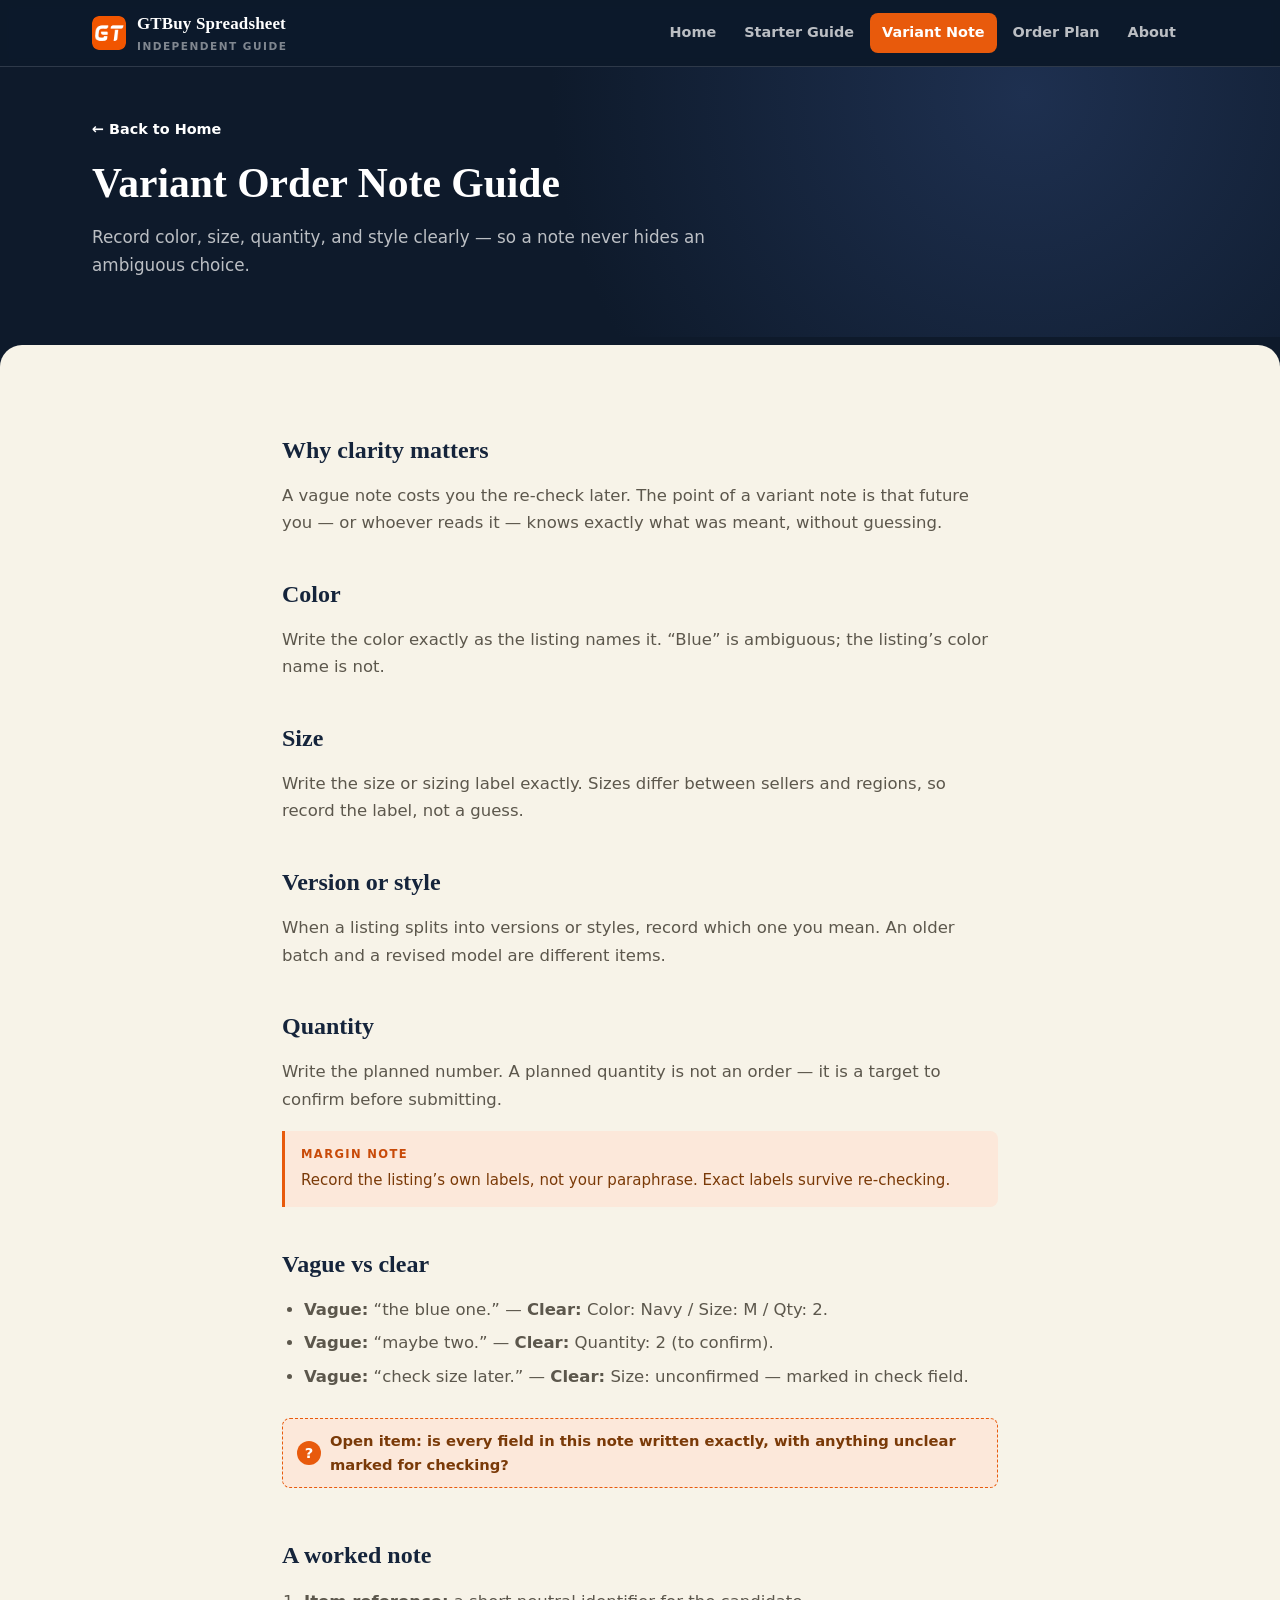
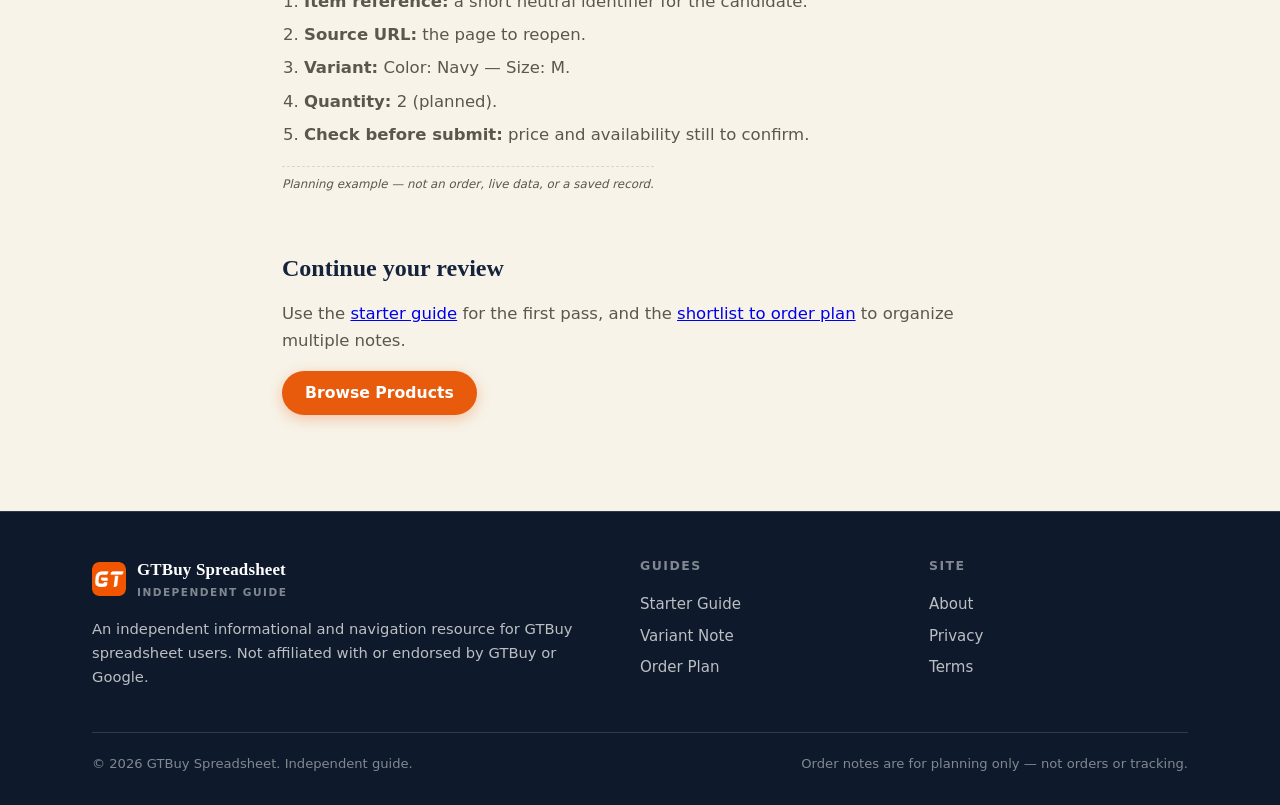
<file: variant-order-note-guide/index.html>
<!DOCTYPE html>
<html lang="en">
<head>
  <meta charset="UTF-8">
  <meta name="viewport" content="width=device-width, initial-scale=1.0">
  <title>Variant Order Note Guide | GTBuy Spreadsheet</title>
  <meta name="description" content="Record color, size, quantity, and style clearly in a GTBuy variant note to avoid ambiguous notes.">
  <link rel="canonical" href="https://repglide.github.io/gtbuy-spreadsheet/variant-order-note-guide/">
  <link rel="icon" type="image/png" href="../assets/images/favicon.png">
  <link rel="stylesheet" href="../assets/css/styles.css">

  <meta property="og:type" content="article">
  <meta property="og:url" content="https://repglide.github.io/gtbuy-spreadsheet/variant-order-note-guide/">
  <meta property="og:title" content="Variant Order Note Guide | GTBuy Spreadsheet">
  <meta property="og:description" content="Record color, size, quantity, and style clearly in a GTBuy variant note to avoid ambiguous notes.">
  <meta name="twitter:card" content="summary">

  <script type="application/ld+json">
  {
    "@context": "https://schema.org",
    "@graph": [
      {
        "@type": "WebSite",
        "@id": "https://repglide.github.io/gtbuy-spreadsheet/#website",
        "url": "https://repglide.github.io/gtbuy-spreadsheet/",
        "name": "GTBuy Spreadsheet & Order Planning"
      },
      {
        "@type": "BreadcrumbList",
        "itemListElement": [
          { "@type": "ListItem", "position": 1, "name": "Home", "item": "https://repglide.github.io/gtbuy-spreadsheet/" },
          { "@type": "ListItem", "position": 2, "name": "Variant Order Note Guide", "item": "https://repglide.github.io/gtbuy-spreadsheet/variant-order-note-guide/" }
        ]
      },
      {
        "@type": "Article",
        "@id": "https://repglide.github.io/gtbuy-spreadsheet/variant-order-note-guide/#article",
        "headline": "Variant Order Note Guide",
        "description": "Record color, size, quantity, and style clearly in a GTBuy variant note to avoid ambiguous notes.",
        "isPartOf": { "@id": "https://repglide.github.io/gtbuy-spreadsheet/#website" }
      }
    ]
  }
  </script>
</head>
<body>
  <a href="#main-content" class="skip-link">Skip to main content</a>

  <header class="site-header">
    <div class="container header-inner">
      <a href="../index.html" class="brand" aria-label="GTBuy Spreadsheet Home">
        <img src="../assets/images/logo.png" alt="GTBuy logo" width="34" height="34">
        <span class="brand-name">GTBuy Spreadsheet<small>Independent Guide</small></span>
      </a>
      <button class="mobile-nav-toggle" aria-expanded="false" aria-label="Toggle navigation menu">
        <svg viewBox="0 0 24 24" fill="none" stroke="currentColor" stroke-width="2" width="22" height="22"><line x1="3" y1="6" x2="21" y2="6"></line><line x1="3" y1="12" x2="21" y2="12"></line><line x1="3" y1="18" x2="21" y2="18"></line></svg>
      </button>
      <nav class="main-nav" aria-label="Primary Navigation">
        <ul>
          <li><a href="../index.html">Home</a></li>
          <li><a href="../spreadsheet-starter-guide/">Starter Guide</a></li>
          <li><a href="../variant-order-note-guide/" class="active">Variant Note</a></li>
          <li><a href="../shortlist-to-order-plan/">Order Plan</a></li>
          <li><a href="../about/">About</a></li>
        </ul>
      </nav>
    </div>
  </header>

  <main id="main-content">
    <section class="page-hero">
      <div class="container">
        <a class="back-link" href="../index.html" style="color:#fff">← Back to Home</a>
        <h1>Variant Order Note Guide</h1>
        <p>Record color, size, quantity, and style clearly — so a note never hides an ambiguous choice.</p>
      </div>
    </section>

    <div class="article-paper">
      <div class="article-body">
        <h2>Why clarity matters</h2>
        <p>A vague note costs you the re-check later. The point of a variant note is that future you — or whoever reads it — knows exactly what was meant, without guessing.</p>

        <h2>Color</h2>
        <p>Write the color exactly as the listing names it. &ldquo;Blue&rdquo; is ambiguous; the listing&rsquo;s color name is not.</p>

        <h2>Size</h2>
        <p>Write the size or sizing label exactly. Sizes differ between sellers and regions, so record the label, not a guess.</p>

        <h2>Version or style</h2>
        <p>When a listing splits into versions or styles, record which one you mean. An older batch and a revised model are different items.</p>

        <h2>Quantity</h2>
        <p>Write the planned number. A planned quantity is not an order — it is a target to confirm before submitting.</p>

        <div class="margin-note"><strong>Margin note</strong>Record the listing&rsquo;s own labels, not your paraphrase. Exact labels survive re-checking.</div>

        <h2>Vague vs clear</h2>
        <ul>
          <li><strong>Vague:</strong> &ldquo;the blue one.&rdquo; — <strong>Clear:</strong> Color: Navy / Size: M / Qty: 2.</li>
          <li><strong>Vague:</strong> &ldquo;maybe two.&rdquo; — <strong>Clear:</strong> Quantity: 2 (to confirm).</li>
          <li><strong>Vague:</strong> &ldquo;check size later.&rdquo; — <strong>Clear:</strong> Size: unconfirmed — marked in check field.</li>
        </ul>

        <div class="open-note"><span class="qmark">?</span>Open item: is every field in this note written exactly, with anything unclear marked for checking?</div>

        <h2>A worked note</h2>
        <ol>
          <li><strong>Item reference:</strong> a short neutral identifier for the candidate.</li>
          <li><strong>Source URL:</strong> the page to reopen.</li>
          <li><strong>Variant:</strong> Color: Navy — Size: M.</li>
          <li><strong>Quantity:</strong> 2 (planned).</li>
          <li><strong>Check before submit:</strong> price and availability still to confirm.</li>
        </ol>
        <p class="example-flag">Planning example — not an order, live data, or a saved record.</p>

        <h2>Continue your review</h2>
        <p>Use the <a href="../spreadsheet-starter-guide/">starter guide</a> for the first pass, and the <a href="../shortlist-to-order-plan/">shortlist to order plan</a> to organize multiple notes.</p>
        <p><a href="https://repglide.com/?agent=gtbuy" class="btn btn-primary" target="_blank" rel="nofollow noopener">Browse Products</a></p>
      </div>
    </div>
  </main>

  <footer class="site-footer">
    <div class="container">
      <div class="footer-grid">
        <div class="footer-brand">
          <a href="../index.html" class="brand" aria-label="GTBuy Spreadsheet Home">
            <img src="../assets/images/logo.png" alt="GTBuy logo" width="30" height="30">
            <span class="brand-name">GTBuy Spreadsheet<small>Independent Guide</small></span>
          </a>
          <p>An independent informational and navigation resource for GTBuy spreadsheet users. Not affiliated with or endorsed by GTBuy or Google.</p>
        </div>
        <div class="footer-col">
          <h4>Guides</h4>
          <ul>
            <li><a href="../spreadsheet-starter-guide/">Starter Guide</a></li>
            <li><a href="../variant-order-note-guide/">Variant Note</a></li>
            <li><a href="../shortlist-to-order-plan/">Order Plan</a></li>
          </ul>
        </div>
        <div class="footer-col">
          <h4>Site</h4>
          <ul>
            <li><a href="../about/">About</a></li>
            <li><a href="../privacy/">Privacy</a></li>
            <li><a href="../terms/">Terms</a></li>
          </ul>
        </div>
      </div>
      <div class="footer-bottom">
        <span>&copy; <span id="year">2026</span> GTBuy Spreadsheet. Independent guide.</span>
        <span>Order notes are for planning only — not orders or tracking.</span>
      </div>
    </div>
  </footer>

  <script src="../assets/js/main.js"></script>
</body>
</html>
</file>
<file: assets/css/styles.css>
/* ==========================================================================
   GTBuy Spreadsheet — Order Desk / Haul Ledger theme
   Midnight navy desk · paper off-white panels · persimmon · mint · steel
   ========================================================================== */

:root {
  /* palette */
  --navy:        #0E1A2B;
  --navy-2:      #15243B;
  --navy-3:      #1E3050;
  --paper:       #F7F3E8;
  --paper-2:     #EFE9DA;
  --paper-3:     #E7DFCC;
  --white:       #FCFAF2;
  --ink:         #23201A;
  --ink-soft:    #5C574C;
  --ink-faint:   #908979;
  --persimmon:   #E85A0C;
  --persimmon-d: #C84A08;
  --persimmon-s: #FCE8DA;
  --mint:        #2FA68C;
  --mint-d:      #1E7A67;
  --mint-s:      #DCF2EA;
  --steel:       #5B7C99;
  --steel-s:     #E3ECF3;
  --line:        #DDD6C5;
  --line-soft:   #E8E1D0;
  --on-navy:     rgba(255,255,255,0.72);
  --on-navy-dim: rgba(255,255,255,0.48);
  --on-navy-line: rgba(255,255,255,0.14);

  /* typography */
  --serif: Georgia, 'Times New Roman', Times, serif;
  --sans: system-ui, -apple-system, 'Segoe UI', Roboto, Helvetica, Arial, sans-serif;
  --mono: ui-monospace, SFMono-Regular, 'SF Mono', Menlo, Consolas, monospace;

  /* geometry */
  --radius: 14px;
  --radius-sm: 8px;
  --container: 1140px;
  --shadow-sm: 0 1px 2px rgba(14, 26, 43, 0.06), 0 2px 8px rgba(14, 26, 43, 0.07);
  --shadow-md: 0 4px 14px rgba(14, 26, 43, 0.12), 0 12px 32px rgba(14, 26, 43, 0.10);
}

* { box-sizing: border-box; }
html { scroll-behavior: smooth; -webkit-text-size-adjust: 100%; }

body {
  margin: 0;
  font-family: var(--sans);
  font-size: 16.5px;
  line-height: 1.65;
  color: var(--ink);
  background: var(--navy);
  -webkit-font-smoothing: antialiased;
  text-rendering: optimizeLegibility;
}

/* ---------- accessibility ---------- */
.skip-link { position: absolute; left: -9999px; top: 0; background: var(--persimmon); color: #fff; padding: 10px 16px; z-index: 200; border-radius: 0 0 var(--radius-sm) 0; }
.skip-link:focus { left: 0; }
:focus-visible { outline: 3px solid var(--mint); outline-offset: 2px; border-radius: 3px; }
.visually-hidden { position: absolute !important; width: 1px; height: 1px; margin: -1px; padding: 0; border: 0; overflow: hidden; clip: rect(0 0 0 0); white-space: nowrap; }

/* ---------- layout ---------- */
.container { max-width: var(--container); margin: 0 auto; padding: 0 22px; }

/* ---------- header (on navy) ---------- */
.site-header { position: sticky; top: 0; z-index: 100; background: rgba(14, 26, 43, 0.92); backdrop-filter: saturate(140%) blur(8px); border-bottom: 1px solid var(--on-navy-line); }
.header-inner { display: flex; align-items: center; gap: 20px; height: 66px; }
.brand { display: flex; align-items: center; gap: 11px; text-decoration: none; color: #fff; }
.brand img { width: 34px; height: 34px; display: block; border-radius: 7px; }
.brand-name { font-family: var(--serif); font-weight: 700; font-size: 1.06rem; letter-spacing: 0.01em; }
.brand-name small { display: block; font-family: var(--sans); font-weight: 600; font-size: 0.66rem; color: var(--on-navy-dim); letter-spacing: 0.14em; text-transform: uppercase; }

.main-nav { margin-left: auto; }
.main-nav ul { display: flex; align-items: center; gap: 4px; list-style: none; margin: 0; padding: 0; }
.main-nav a { display: block; padding: 8px 12px; text-decoration: none; color: var(--on-navy); font-weight: 600; font-size: 0.9rem; border-radius: var(--radius-sm); }
.main-nav a:hover { background: var(--navy-2); color: #fff; }
.main-nav a.active { color: #fff; background: var(--persimmon); }

.mobile-nav-toggle { display: none; margin-left: auto; width: 44px; height: 44px; border: 1px solid var(--on-navy-line); background: var(--navy-2); border-radius: var(--radius-sm); cursor: pointer; color: #fff; }
.mobile-nav-toggle svg { display: block; margin: 0 auto; }

@media (max-width: 860px) {
  .main-nav { display: none; }
  .mobile-nav-toggle { display: block; }
  .main-nav.open { display: block; position: absolute; left: 0; right: 0; top: 66px; background: var(--navy-2); border-bottom: 1px solid var(--on-navy-line); box-shadow: var(--shadow-md); }
  .main-nav.open ul { flex-direction: column; align-items: stretch; gap: 2px; padding: 8px; }
  .main-nav.open a { padding: 12px 14px; }
}

/* ---------- buttons ---------- */
.btn { display: inline-flex; align-items: center; justify-content: center; gap: 8px; padding: 12px 22px; border-radius: 999px; text-decoration: none; font-weight: 700; font-size: 0.98rem; line-height: 1.2; border: 1.5px solid transparent; transition: transform 0.12s ease, box-shadow 0.12s ease, background 0.12s ease; }
.btn:active { transform: translateY(1px); }
.btn-primary { background: var(--persimmon); color: #fff; box-shadow: 0 4px 14px rgba(232, 90, 12, 0.30); }
.btn-primary:hover { background: var(--persimmon-d); box-shadow: 0 6px 18px rgba(232, 90, 12, 0.38); }
.btn-secondary { background: var(--white); color: var(--ink); border-color: var(--line); box-shadow: var(--shadow-sm); }
.btn-secondary:hover { border-color: var(--ink-3, #33404F); background: #fff; }
.btn-ghost-on-navy { background: transparent; color: #fff; border-color: var(--on-navy-line); }
.btn-ghost-on-navy:hover { border-color: var(--on-navy); }
.btn-sm { padding: 9px 16px; font-size: 0.88rem; }

/* ---------- hero (on navy) ---------- */
.hero-section { padding: 56px 0 44px; position: relative; overflow: hidden; background: radial-gradient(circle at 85% 10%, var(--navy-3) 0, transparent 45%), radial-gradient(circle at 10% 90%, var(--navy-2) 0, transparent 40%); }
.hero-grid { display: grid; grid-template-columns: 1.05fr 0.95fr; gap: 44px; align-items: center; }
.hero-badge { display: inline-block; padding: 5px 13px; border-radius: 999px; background: var(--mint-s); color: var(--mint-d); font-weight: 700; font-size: 0.76rem; letter-spacing: 0.08em; text-transform: uppercase; }
.hero-title { font-family: var(--serif); font-size: clamp(2.05rem, 4.6vw, 3.1rem); line-height: 1.12; color: #fff; margin: 18px 0 16px; font-weight: 700; }
.hero-title em { font-style: normal; color: var(--persimmon); }
.hero-description { font-size: 1.08rem; color: var(--on-navy); max-width: 34em; margin: 0 0 26px; }
.hero-actions { display: flex; flex-wrap: wrap; gap: 12px; }

/* hero order-note paper visual */
.hero-visual { position: relative; }
.note-paper { position: relative; background: var(--paper); border-radius: 10px; padding: 22px 20px 18px; box-shadow: var(--shadow-md); transform: rotate(1.2deg); }
.note-paper::before { content: ""; position: absolute; top: -9px; right: 24px; width: 34px; height: 18px; border-radius: 3px; background: linear-gradient(135deg, #c7c0b0 0 46%, #d8d2c4 46% 54%, #b7b0a0 54%); box-shadow: 0 2px 3px rgba(14,26,43,0.2); }
.paperclip { position: absolute; top: -16px; left: 30px; }
.note-head { display: flex; align-items: center; justify-content: space-between; margin-bottom: 14px; }
.note-title { font-family: var(--mono); font-size: 0.72rem; letter-spacing: 0.12em; text-transform: uppercase; color: var(--ink-faint); }
.dotted-row { display: flex; align-items: baseline; gap: 10px; padding: 7px 0; }
.dotted-row .rn { font-family: var(--mono); font-size: 0.72rem; color: var(--ink-faint); flex: none; }
.dotted-row .field { font-weight: 700; color: var(--ink); white-space: nowrap; font-size: 0.92rem; }
.dotted-row .dots { flex: 1; border-bottom: 2px dotted var(--line); min-width: 16px; transform: translateY(-4px); }
.dotted-row .val { color: var(--ink-soft); font-family: var(--mono); font-size: 0.8rem; }
.stamp { display: inline-block; transform: rotate(-5deg); padding: 4px 12px; border: 2px solid var(--persimmon); color: var(--persimmon); border-radius: 5px; font-weight: 800; letter-spacing: 0.12em; text-transform: uppercase; font-size: 0.72rem; }
.stamp.is-recheck { border-color: var(--persimmon); color: var(--persimmon); }
.stamp.is-ready { border-color: var(--mint); color: var(--mint-d); }

@media (max-width: 860px) {
  .hero-grid { grid-template-columns: 1fr; gap: 26px; }
  .hero-section { padding-top: 34px; }
}

/* ---------- desk paper (main content sheet) ---------- */
.desk-paper { background: var(--paper); border-radius: 26px 26px 0 0; padding: 8px 0 20px; margin-top: 8px; }

/* ---------- section scaffolding ---------- */
.section { padding: 46px 0; }
.section-alt { background: var(--paper-2); }
.section-header { max-width: 680px; margin: 0 auto 34px; text-align: center; }
.eyebrow { display: inline-block; font-size: 0.76rem; font-weight: 700; letter-spacing: 0.14em; text-transform: uppercase; color: var(--persimmon); }
.section-title { font-family: var(--serif); font-size: clamp(1.6rem, 3.4vw, 2.15rem); color: var(--navy-2); margin: 10px 0 12px; line-height: 1.2; }
.section-lead { color: var(--ink-soft); font-size: 1.02rem; margin: 0; }

/* ---------- category grid (file cards with index tabs) ---------- */
.categories-section { padding-top: 10px; }
.cat-grid { display: grid; grid-template-columns: repeat(4, 1fr); gap: 14px; }
.cat-card {
  position: relative; display: flex; flex-direction: column; gap: 9px;
  background: var(--white); border: 1px solid var(--line); border-radius: var(--radius);
  padding: 30px 16px 14px; text-decoration: none; color: var(--ink);
  box-shadow: var(--shadow-sm); transition: transform 0.14s ease, box-shadow 0.14s ease, border-color 0.14s ease;
}
.cat-card:hover { transform: translateY(-3px); box-shadow: var(--shadow-md); border-color: var(--persimmon); }
.cat-tab { position: absolute; top: -1px; left: 14px; padding: 3px 11px; border-radius: 0 0 7px 7px; font-family: var(--mono); font-size: 0.7rem; font-weight: 700; letter-spacing: 0.05em; color: #fff; }
.cat-card:nth-child(4n+1) .cat-tab { background: var(--persimmon); }
.cat-card:nth-child(4n+2) .cat-tab { background: var(--mint); }
.cat-card:nth-child(4n+3) .cat-tab { background: var(--steel); }
.cat-card:nth-child(4n+4) .cat-tab { background: var(--navy-3); }
.cat-icon { width: 30px; height: 30px; color: var(--persimmon-d); }
.cat-icon svg { width: 100%; height: 100%; }
.cat-name { font-weight: 700; color: var(--navy-2); font-size: 0.97rem; line-height: 1.3; }
.cat-card .cat-arrow { margin-top: auto; font-size: 0.8rem; font-weight: 700; color: var(--persimmon); }

@media (max-width: 900px) {
  .cat-grid { grid-template-columns: repeat(2, 1fr); gap: 12px; }
  .cat-card { padding: 28px 13px 12px; }
}

/* ---------- five-field order note ---------- */
.fields-list { list-style: none; margin: 0 auto; padding: 0; max-width: 720px; }
.fields-list li {
  display: flex; gap: 14px; align-items: flex-start; padding: 15px 17px; margin: 11px 0;
  background: var(--white); border: 1px solid var(--line); border-radius: var(--radius); box-shadow: var(--shadow-sm);
}
.fields-list .field-num { flex: none; font-family: var(--mono); font-size: 0.8rem; color: var(--ink-faint); padding-top: 2px; min-width: 22px; }
.fields-list .field-body { flex: 1; }
.fields-list .field-body strong { display: block; color: var(--navy-2); font-size: 1rem; margin-bottom: 3px; }
.fields-list .field-body p { margin: 0; color: var(--ink-soft); font-size: 0.93rem; }

/* ---------- signatures ---------- */
.row-number { font-family: var(--mono); font-size: 0.74rem; color: var(--ink-faint); }
.margin-note { border-left: 3px solid var(--persimmon); background: var(--persimmon-s); padding: 14px 16px; border-radius: 0 var(--radius-sm) var(--radius-sm) 0; margin: 18px 0; font-size: 0.94rem; color: #7A3A08; }
.margin-note strong { display: block; font-size: 0.72rem; letter-spacing: 0.12em; text-transform: uppercase; margin-bottom: 4px; color: var(--persimmon-d); }

.align-line { border-top: 1px dashed var(--line); position: relative; margin: 22px 0; }
.align-line span { position: absolute; top: -0.65em; left: 50%; transform: translateX(-50%); background: var(--paper); padding: 0 12px; font-family: var(--mono); font-size: 0.72rem; color: var(--ink-faint); letter-spacing: 0.1em; }
.section-alt .align-line span { background: var(--paper-2); }

.open-note { display: inline-flex; align-items: center; gap: 9px; padding: 10px 14px; border: 1px dashed var(--persimmon); border-radius: var(--radius-sm); background: var(--persimmon-s); color: #7A3A08; font-weight: 600; font-size: 0.92rem; margin: 10px 0; }
.open-note .qmark { flex: none; width: 24px; height: 24px; border-radius: 50%; background: var(--persimmon); color: #fff; display: grid; place-items: center; font-weight: 800; }

.example-flag { display: inline-block; margin-top: 14px; font-size: 0.74rem; color: var(--ink-faint); font-style: italic; border-top: 1px dashed var(--line); padding-top: 8px; }

/* ---------- can / cannot ---------- */
.duo-grid { display: grid; grid-template-columns: 1fr 1fr; gap: 14px; }
.duo-col { background: var(--white); border: 1px solid var(--line); border-radius: var(--radius); padding: 20px 22px; }
.duo-col h3 { margin: 0 0 10px; font-size: 1.02rem; display: flex; align-items: center; gap: 9px; color: var(--navy-2); }
.duo-col ul { margin: 0; padding-left: 18px; color: var(--ink-soft); font-size: 0.94rem; }
.duo-col ul li { margin: 6px 0; }
.duo-col .mark { flex: none; width: 22px; height: 22px; border-radius: 5px; display: grid; place-items: center; font-size: 0.78rem; color: #fff; font-family: var(--mono); }
.duo-col.is-can .mark { background: var(--mint); }
.duo-col.is-cannot .mark { background: var(--persimmon); }

@media (max-width: 720px) { .duo-grid { grid-template-columns: 1fr; } }

/* ---------- guide entry cards ---------- */
.guide-grid { display: grid; grid-template-columns: repeat(3, 1fr); gap: 16px; }
.guide-card { display: flex; flex-direction: column; background: var(--white); border: 1px solid var(--line); border-radius: var(--radius); padding: 24px 22px; text-decoration: none; color: var(--ink); box-shadow: var(--shadow-sm); transition: transform 0.14s ease, box-shadow 0.14s ease; }
.guide-card:hover { transform: translateY(-3px); box-shadow: var(--shadow-md); }
.guide-card .guide-num { font-family: var(--mono); font-size: 0.78rem; color: var(--steel); letter-spacing: 0.1em; }
.guide-card h3 { font-family: var(--serif); font-size: 1.24rem; color: var(--navy-2); margin: 8px 0 10px; }
.guide-card p { color: var(--ink-soft); font-size: 0.95rem; margin: 0 0 16px; }
.guide-card .guide-cta { margin-top: auto; font-weight: 700; color: var(--persimmon); font-size: 0.9rem; }
@media (max-width: 900px) { .guide-grid { grid-template-columns: 1fr; } }

/* ---------- before you leave the desk ---------- */
.desk-list { list-style: none; margin: 0; padding: 0; max-width: 760px; margin-inline: auto; }
.desk-list li { display: flex; gap: 14px; align-items: flex-start; padding: 14px 16px; margin: 10px 0; background: var(--white); border: 1px solid var(--line); border-radius: var(--radius); box-shadow: var(--shadow-sm); }
.desk-list .dn { flex: none; font-family: var(--mono); font-size: 0.8rem; color: var(--persimmon); font-weight: 700; padding-top: 2px; }
.desk-list p { margin: 0; color: var(--ink-soft); font-size: 0.96rem; }
.desk-list strong { color: var(--navy-2); }

/* ---------- FAQ ---------- */
.faq-list { max-width: 760px; margin: 0 auto; }
details.faq-item { background: var(--white); border: 1px solid var(--line); border-radius: var(--radius); margin: 10px 0; box-shadow: var(--shadow-sm); overflow: hidden; }
details.faq-item summary { cursor: pointer; list-style: none; padding: 16px 20px; font-weight: 700; color: var(--navy-2); display: flex; align-items: center; justify-content: space-between; gap: 14px; }
details.faq-item summary::-webkit-details-marker { display: none; }
details.faq-item summary::after { content: "+"; font-size: 1.5rem; font-weight: 400; color: var(--persimmon); line-height: 1; }
details.faq-item[open] summary::after { content: "–"; }
.faq-item .faq-body { padding: 0 20px 18px; color: var(--ink-soft); font-size: 0.96rem; }
.faq-item .faq-body p { margin: 0 0 10px; }

/* ---------- final CTA (navy stamp on paper) ---------- */
.final-cta { background: var(--navy-2); color: #fff; border-radius: 20px; padding: 44px 40px; text-align: center; position: relative; overflow: hidden; }
.final-cta::before { content: ""; position: absolute; inset: 0; opacity: 0.35; background: radial-gradient(circle at 15% 20%, var(--persimmon) 0, transparent 40%), radial-gradient(circle at 85% 80%, var(--mint) 0, transparent 40%); }
.final-cta h2 { font-family: var(--serif); font-size: clamp(1.5rem, 3.2vw, 2.1rem); margin: 0 0 12px; position: relative; }
.final-cta p { color: rgba(255,255,255,0.82); max-width: 30em; margin: 0 auto 24px; position: relative; }
.final-cta .btn-primary { position: relative; }

/* ---------- footer (on navy) ---------- */
.site-footer { background: var(--navy); color: var(--on-navy); padding: 44px 0 30px; border-top: 1px solid var(--on-navy-line); }
.footer-grid { display: grid; grid-template-columns: 2fr 1fr 1fr; gap: 30px; }
.footer-brand p { color: var(--on-navy); font-size: 0.92rem; max-width: 34em; }
.footer-brand .brand { color: #fff; }
.footer-col h4 { font-size: 0.78rem; letter-spacing: 0.12em; text-transform: uppercase; color: var(--on-navy-dim); margin: 0 0 12px; }
.footer-col ul { list-style: none; margin: 0; padding: 0; }
.footer-col a { color: var(--on-navy); text-decoration: none; font-size: 0.94rem; line-height: 2.1; }
.footer-col a:hover { color: #fff; }
.footer-bottom { margin-top: 28px; padding-top: 20px; border-top: 1px solid var(--on-navy-line); font-size: 0.82rem; color: var(--on-navy-dim); display: flex; flex-wrap: wrap; gap: 8px 20px; justify-content: space-between; }
@media (max-width: 720px) { .footer-grid { grid-template-columns: 1fr; } }

/* ---------- article / guide pages ---------- */
.page-hero { background: radial-gradient(circle at 80% 10%, var(--navy-3) 0, transparent 45%), var(--navy); color: #fff; padding: 48px 0 40px; position: relative; overflow: hidden; }
.page-hero .container { position: relative; }
.page-hero h1 { font-family: var(--serif); font-size: clamp(1.8rem, 4vw, 2.6rem); margin: 12px 0 12px; line-height: 1.15; color: #fff; }
.page-hero p { color: var(--on-navy); max-width: 40em; font-size: 1.05rem; }

.article-paper { background: var(--paper); border-radius: 22px 22px 0 0; margin-top: 8px; padding: 8px 0 20px; }
.article-body { max-width: 760px; margin: 0 auto; padding: 40px 22px 60px; }
.article-body h2 { font-family: var(--serif); font-size: 1.5rem; color: var(--navy-2); margin: 38px 0 12px; }
.article-body h3 { font-size: 1.12rem; color: var(--navy-2); margin: 26px 0 8px; }
.article-body p { color: var(--ink-soft); margin: 0 0 16px; }
.article-body ul, .article-body ol { color: var(--ink-soft); margin: 0 0 18px; padding-left: 22px; }
.article-body li { margin: 6px 0; }
.article-body blockquote { margin: 22px 0; padding: 16px 20px; background: var(--paper-2); border-left: 4px solid var(--mint); border-radius: 0 var(--radius-sm) var(--radius-sm) 0; color: var(--navy-3); font-family: var(--serif); font-size: 1.06rem; }

.back-link { display: inline-flex; align-items: center; gap: 6px; color: var(--mint); font-weight: 700; text-decoration: none; font-size: 0.9rem; margin-bottom: 6px; }
.back-link:hover { text-decoration: underline; }

/* legal pages */
.legal-body { max-width: 720px; margin: 0 auto; padding: 40px 22px 60px; }
.legal-body h1 { font-family: var(--serif); color: var(--navy-2); font-size: 2rem; margin: 0 0 6px; }
.legal-body .legal-date { color: var(--ink-faint); font-size: 0.85rem; margin-bottom: 24px; }
.legal-body h2 { font-family: var(--serif); font-size: 1.25rem; color: var(--navy-2); margin: 28px 0 8px; }
.legal-body p, .legal-body li { color: var(--ink-soft); }
.legal-body ul { padding-left: 22px; }

/* 404 */
.notfound { text-align: center; padding: 70px 22px 80px; }
.notfound .big { font-family: var(--serif); font-size: clamp(4rem, 14vw, 7rem); color: var(--navy-2); margin: 0; line-height: 1; }
.notfound h1 { font-family: var(--serif); color: var(--navy-2); margin: 8px 0 12px; }
.notfound p { color: var(--ink-soft); max-width: 30em; margin: 0 auto 24px; }
</file>
